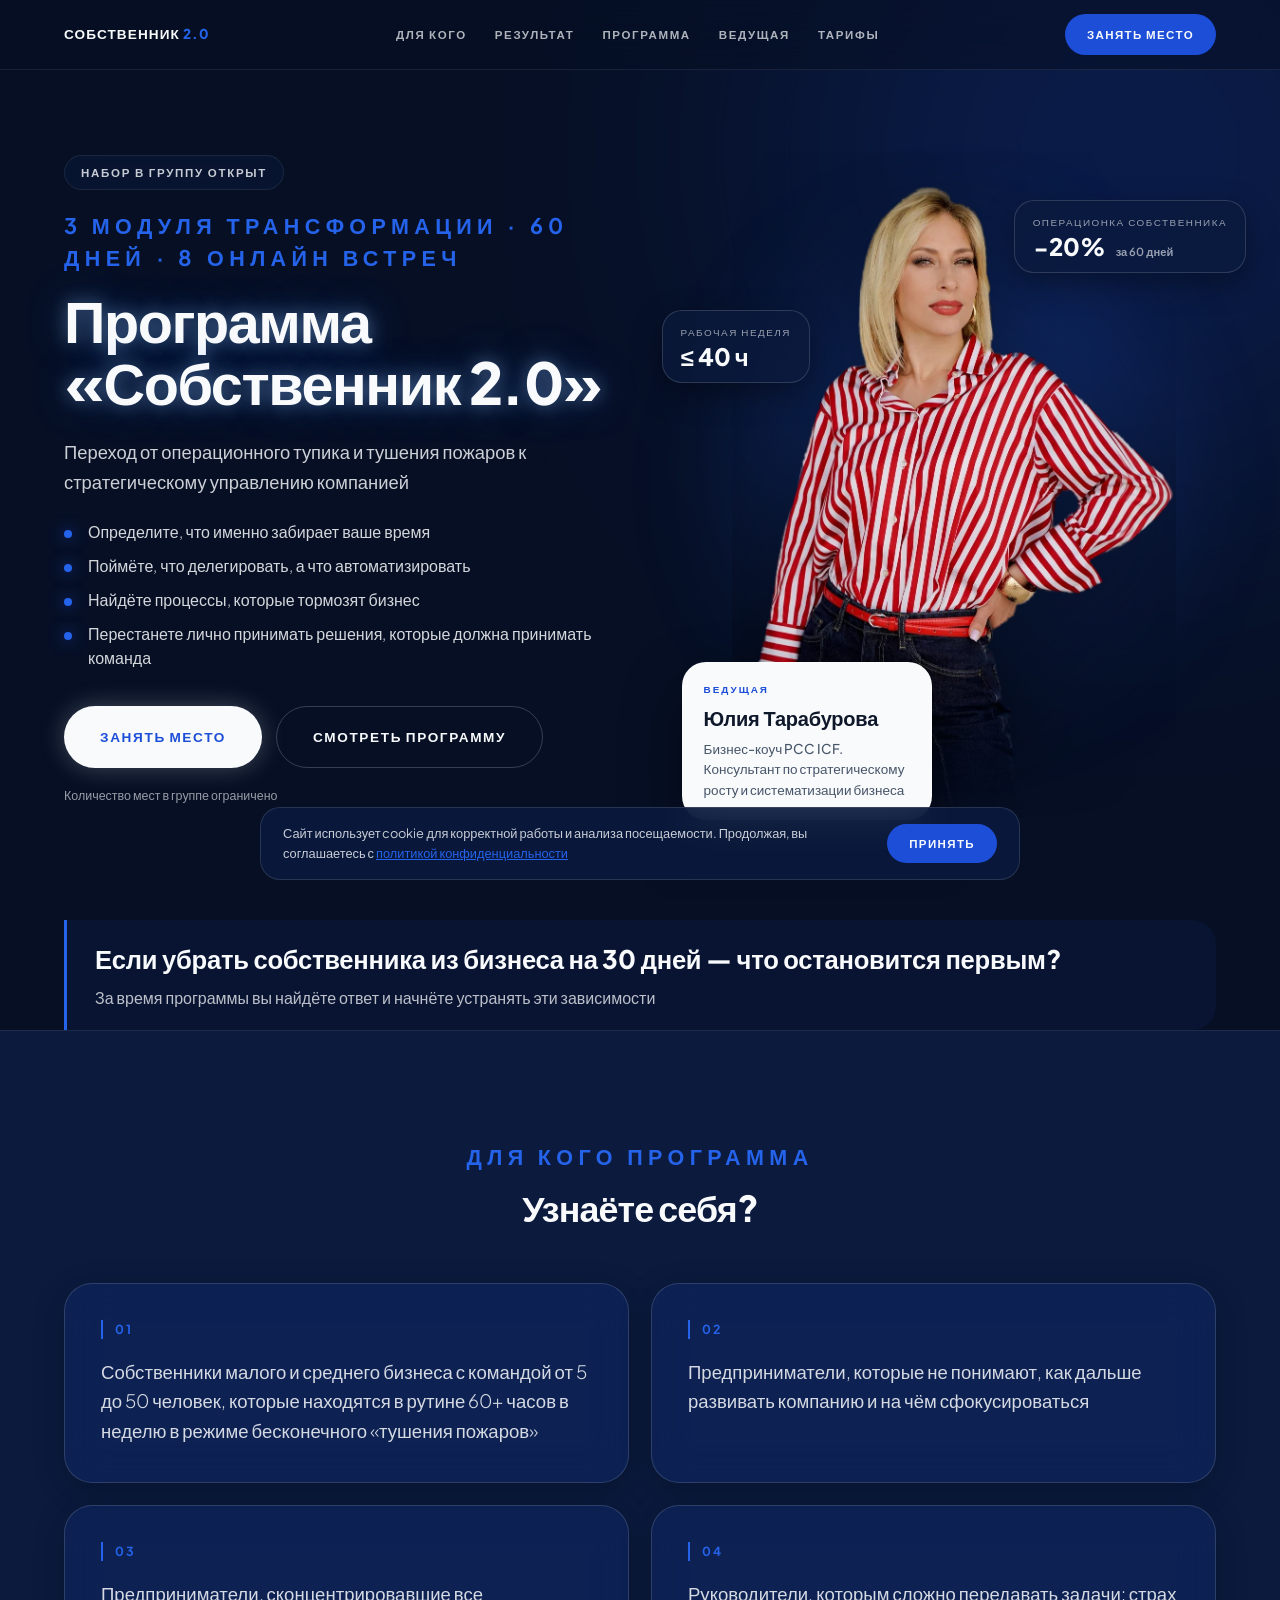
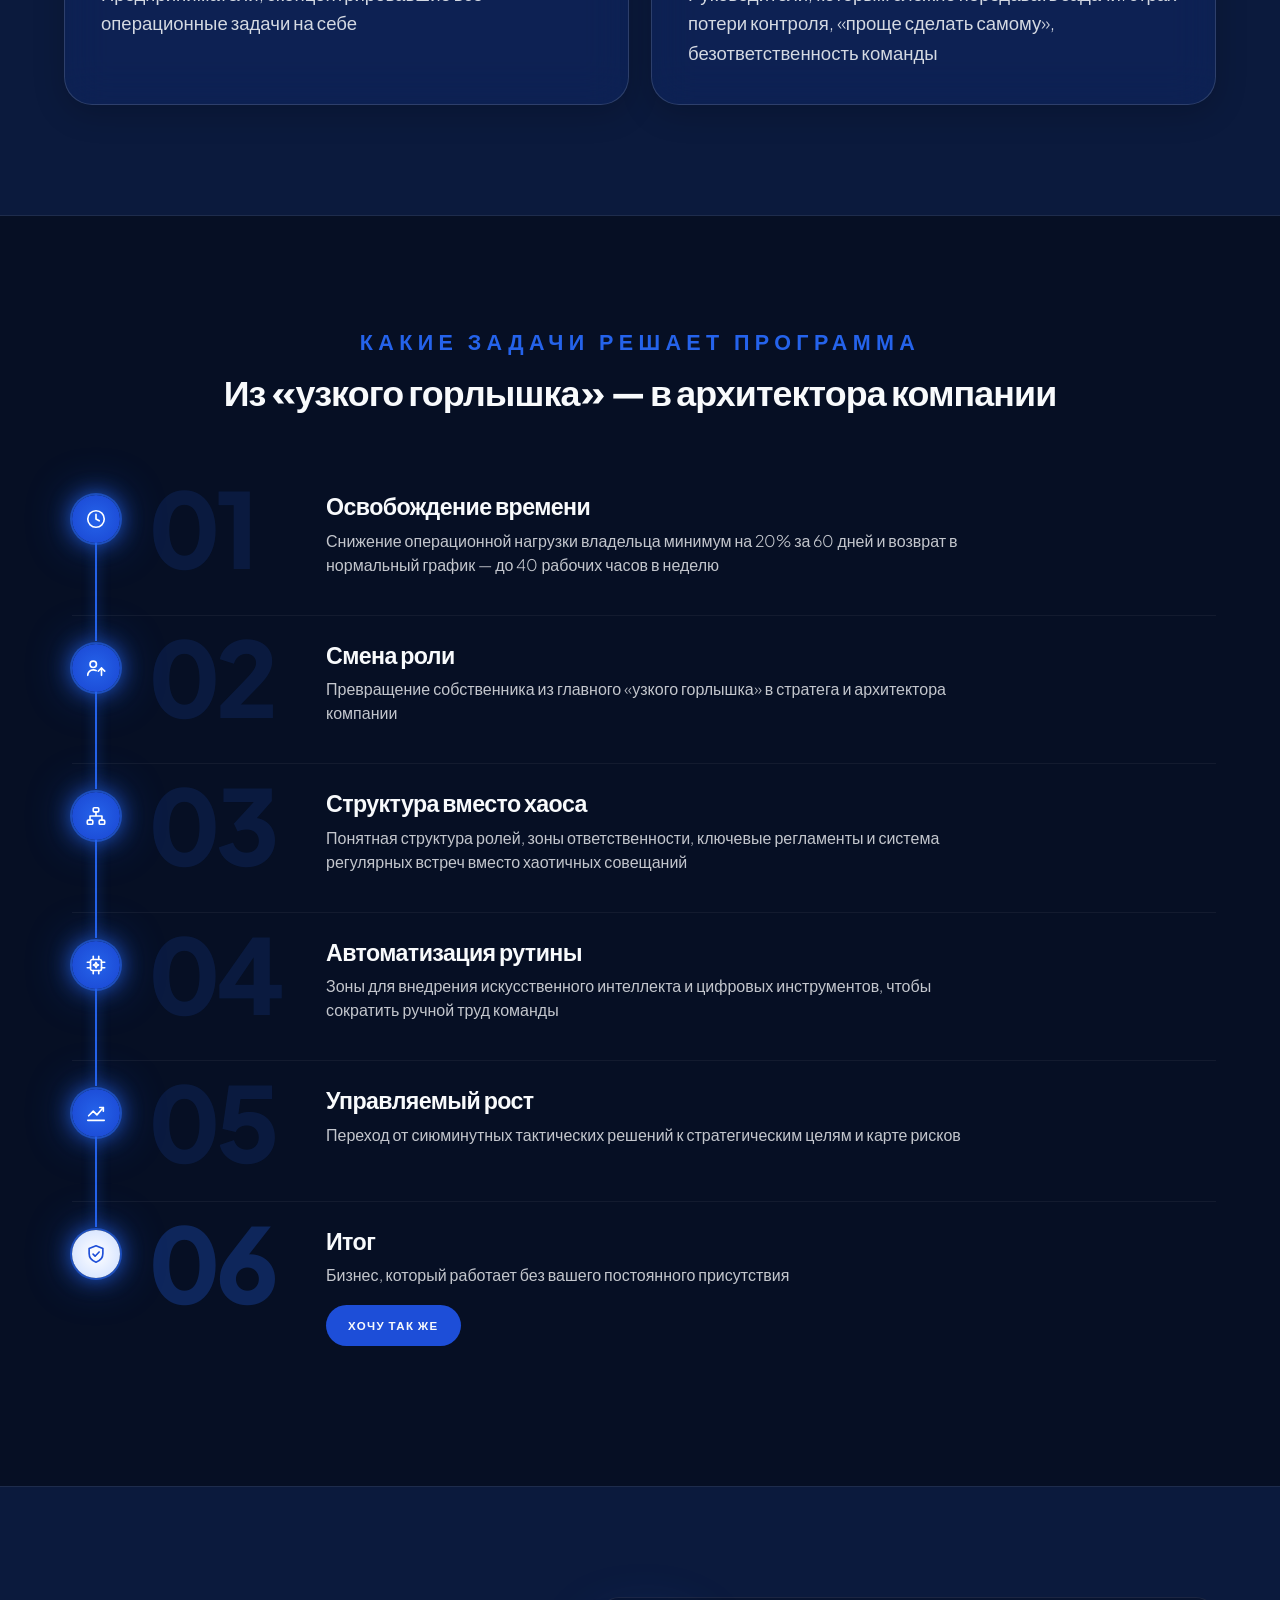
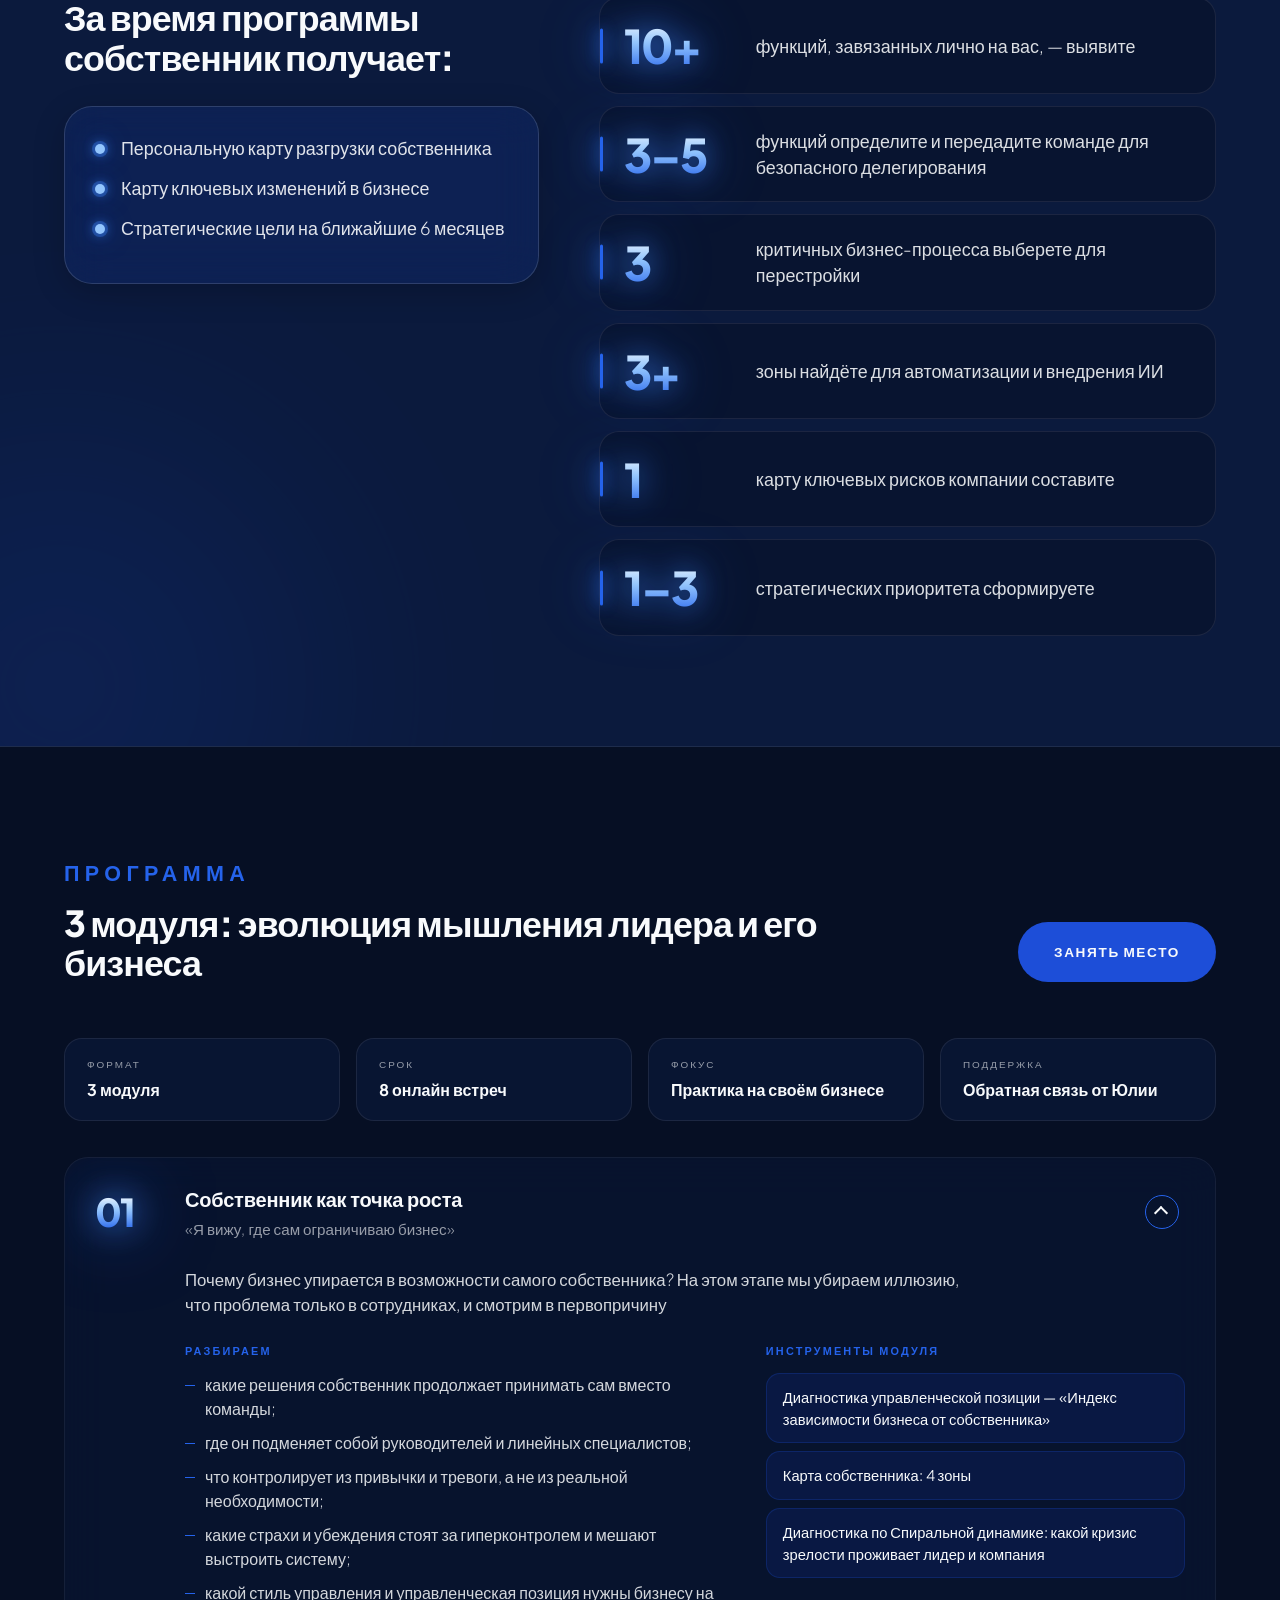
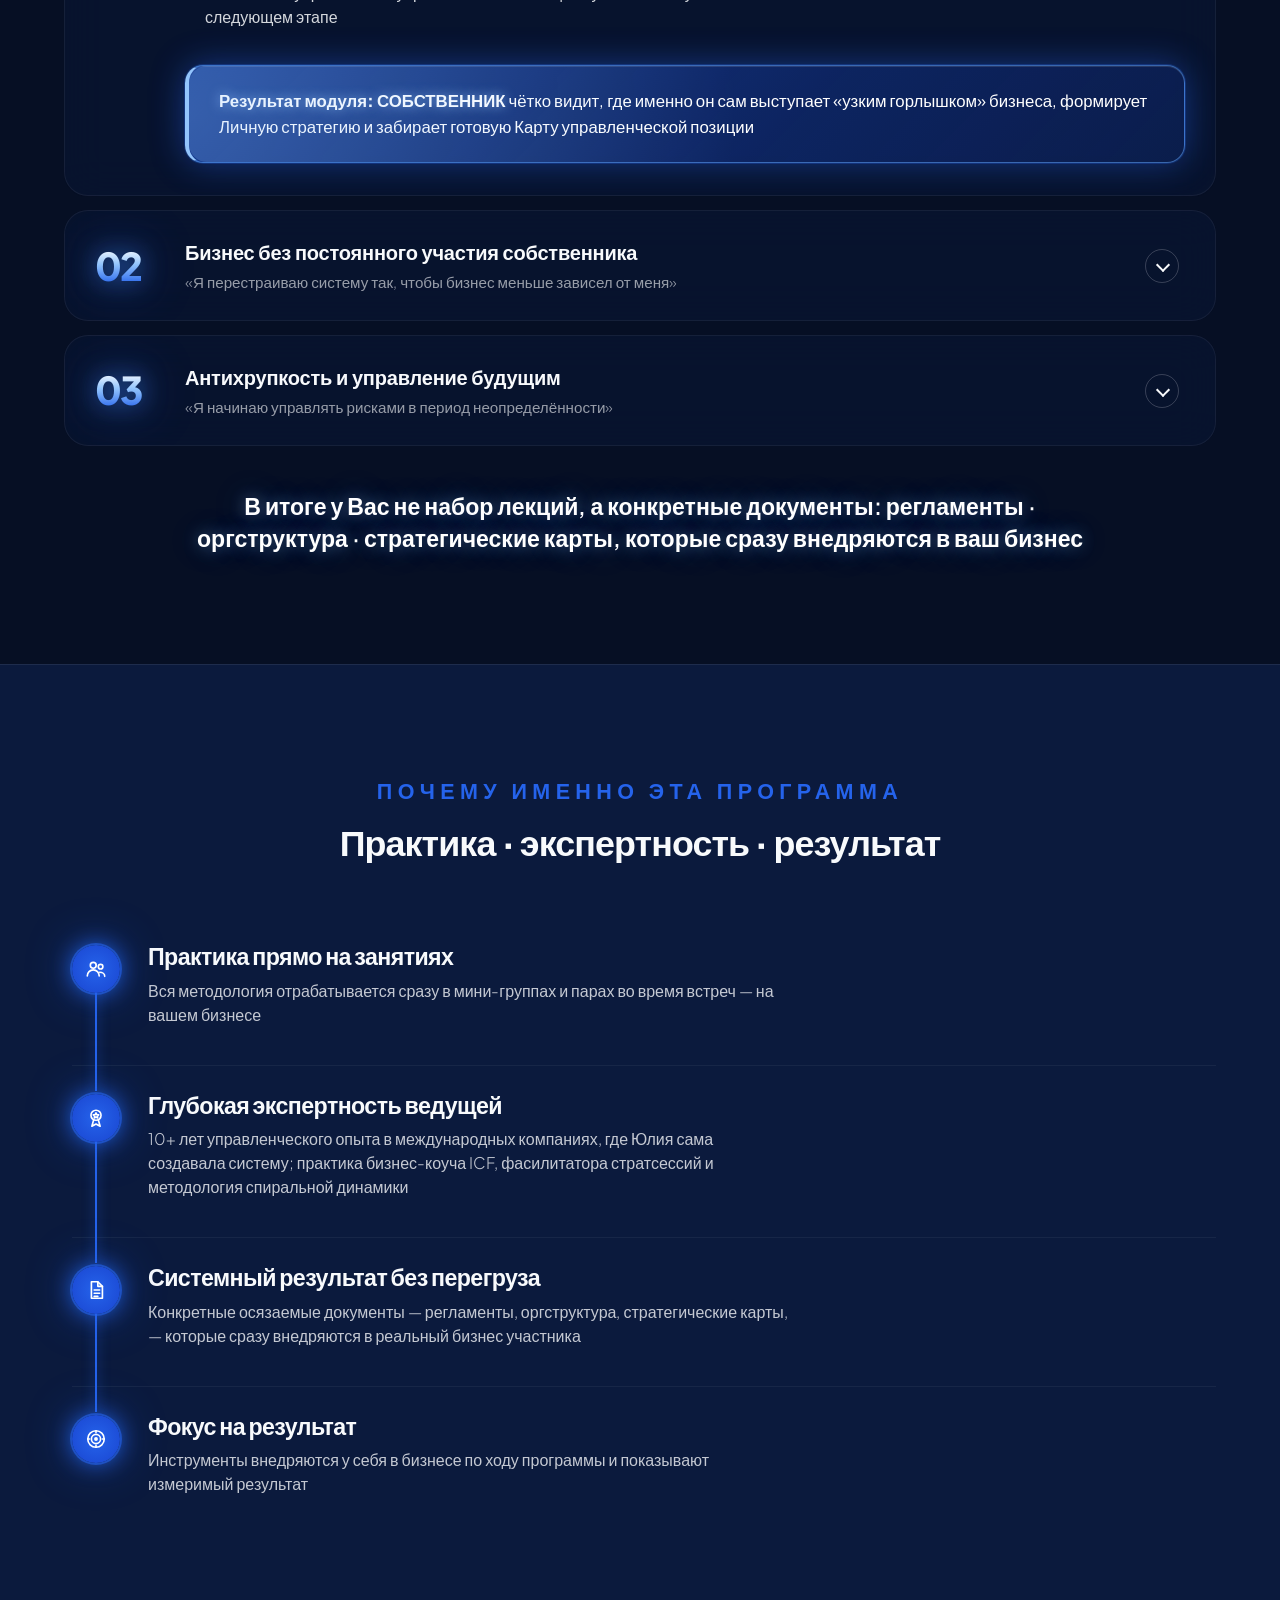
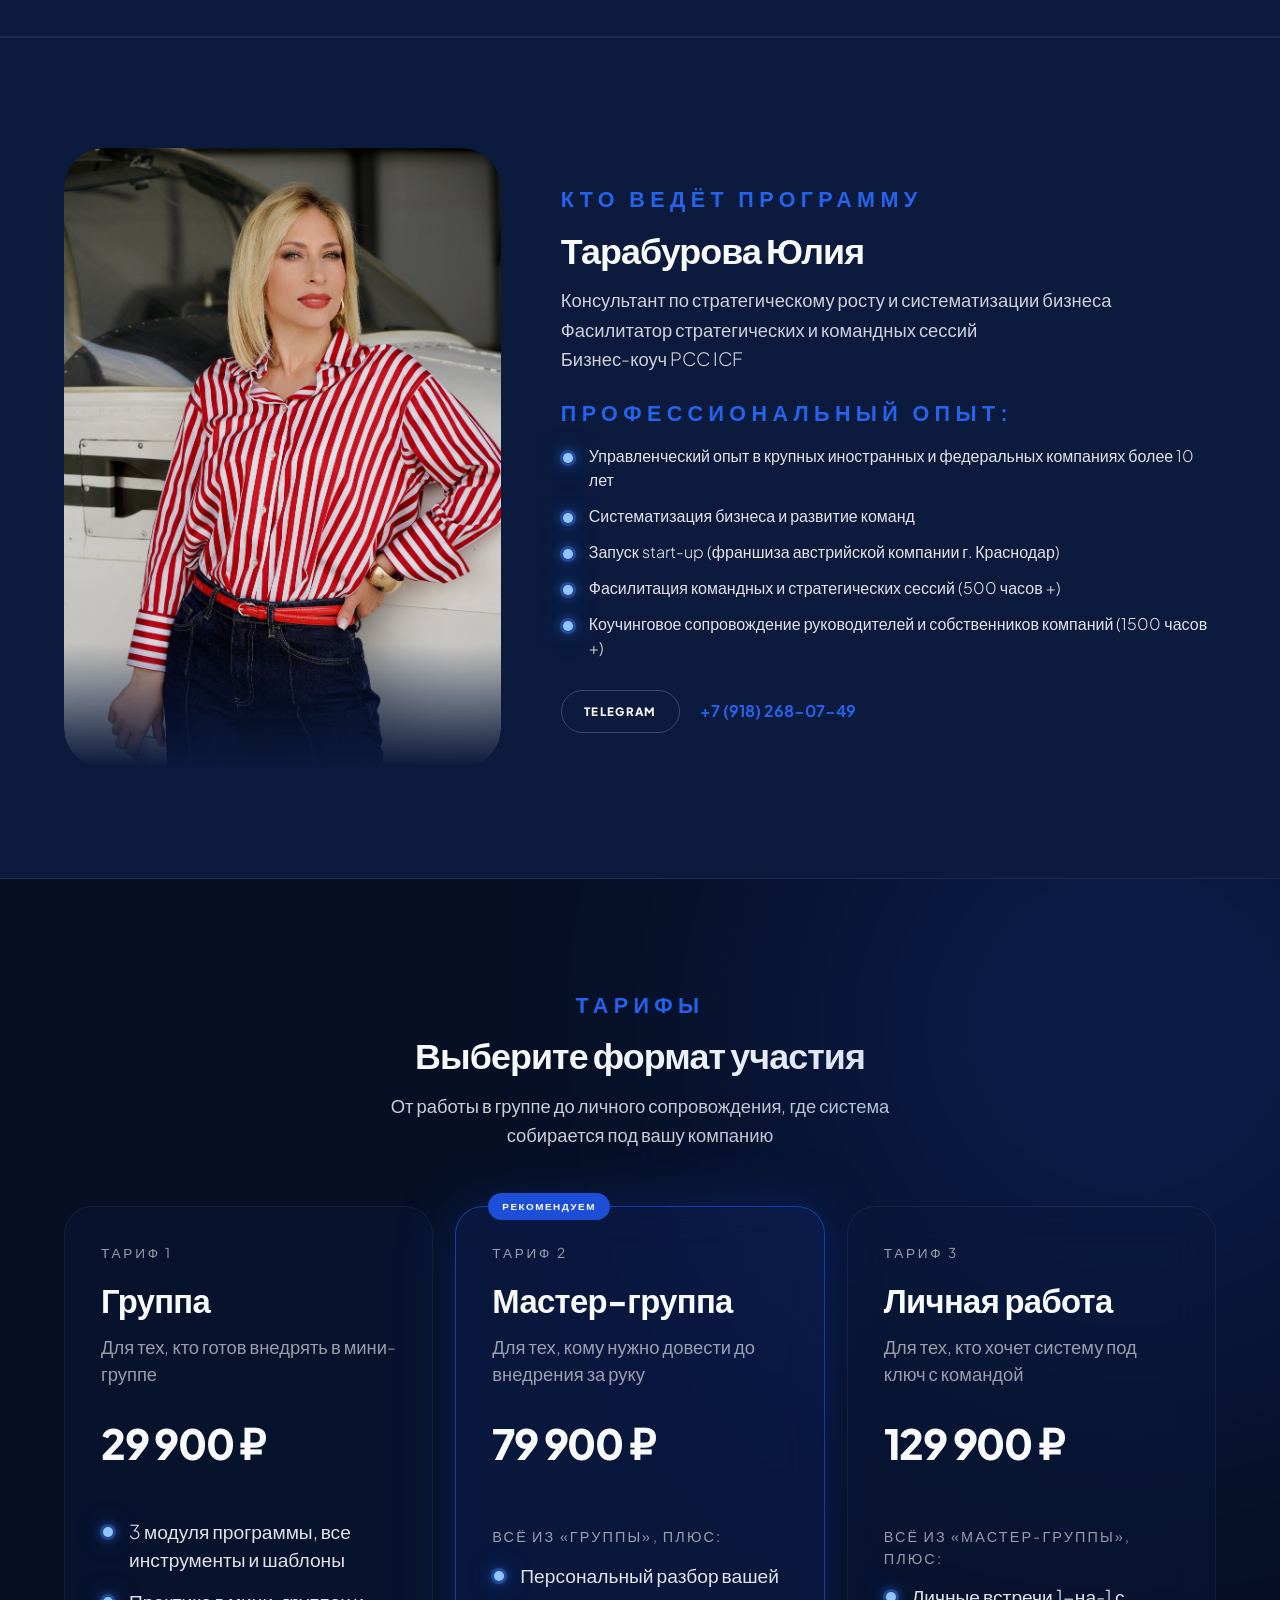
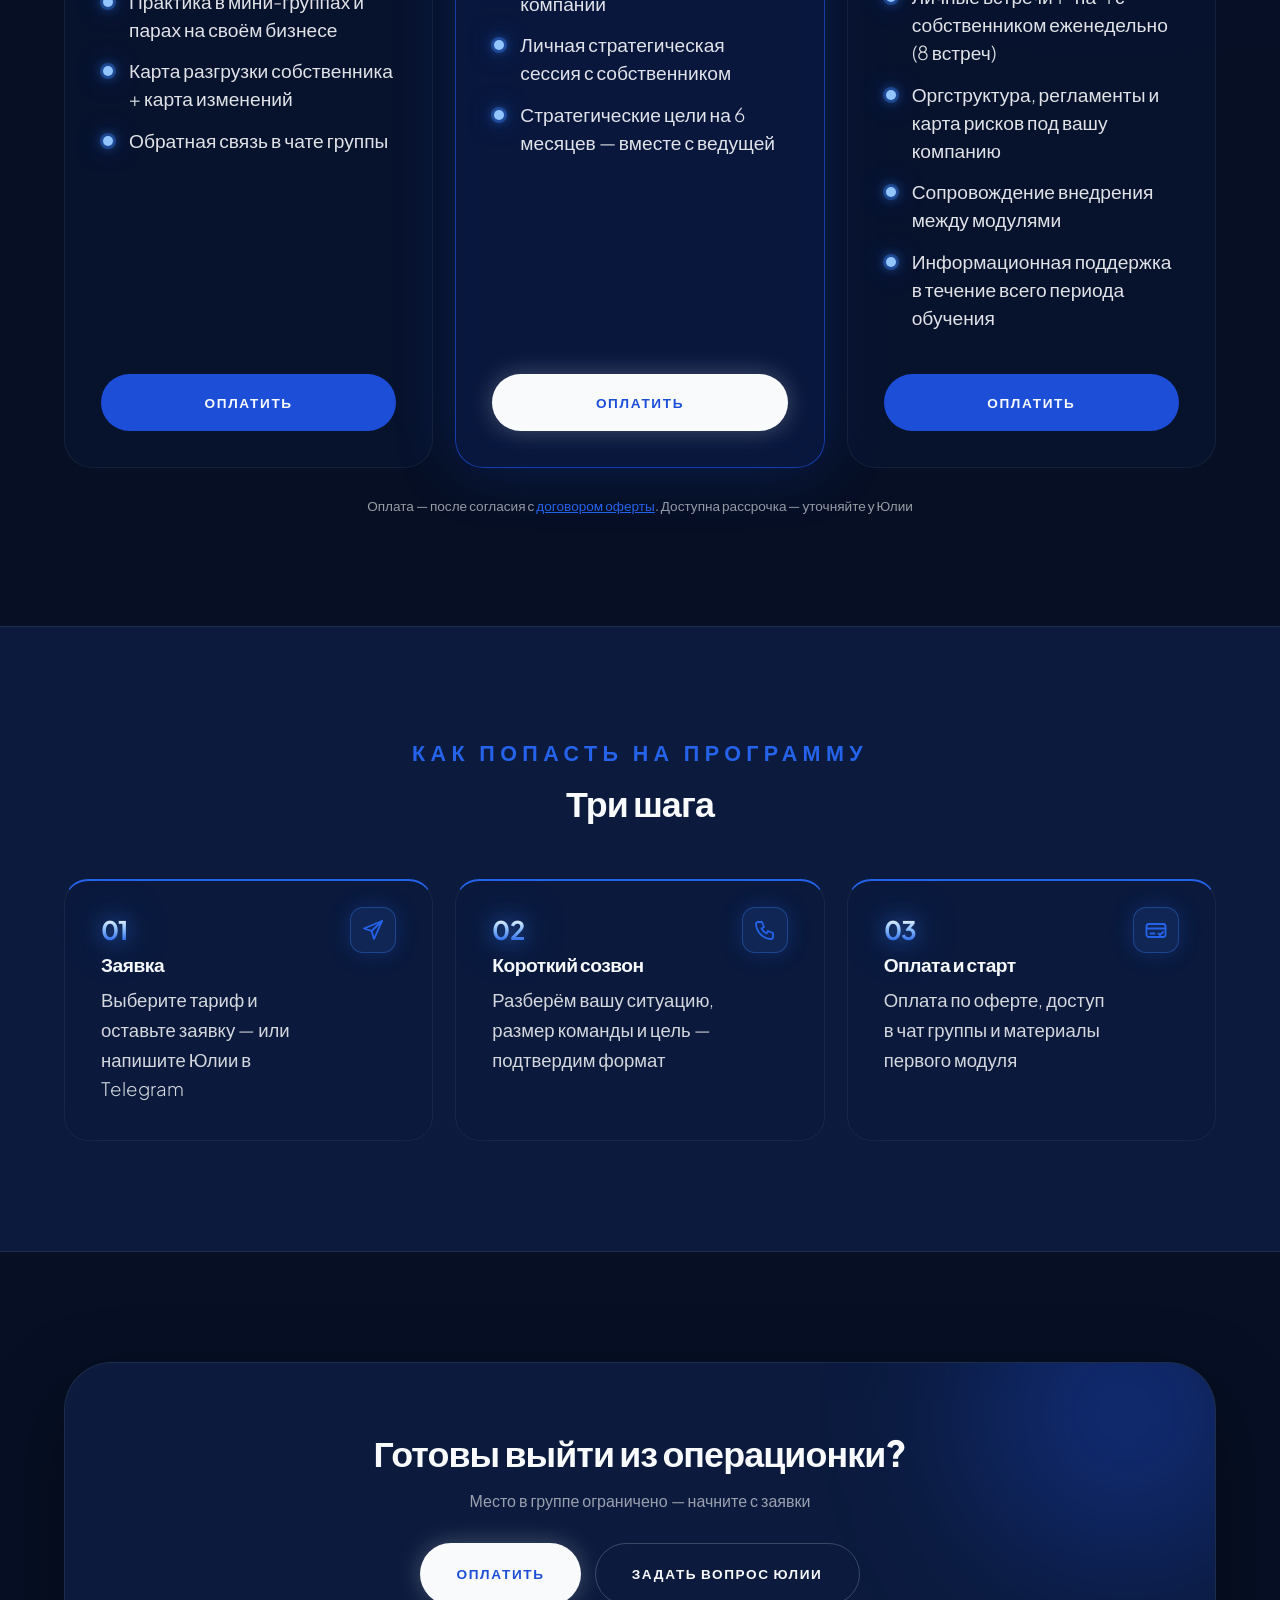
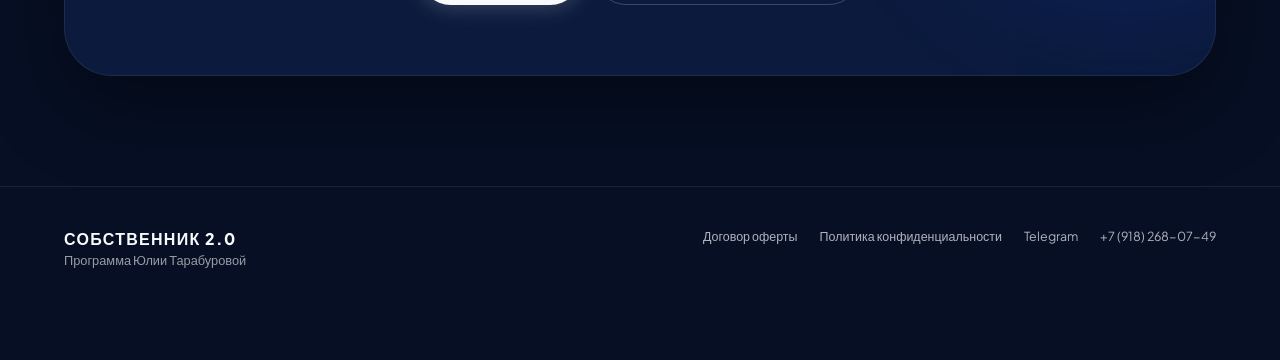
<file: index.html>
<!DOCTYPE html>
<html lang="ru">
<head>
<meta charset="UTF-8">
<meta name="viewport" content="width=device-width, initial-scale=1.0">
<title>Программа «Собственник 2.0» — 20% времени из операционки в стратегию | Юлия Тарабурова</title>
<meta name="description" content="Программа «Собственник 2.0»: 3 модуля трансформации. Снижение операционной нагрузки владельца минимум на 20% за 60 дней. Ведущая — Юлия Тарабурова, бизнес-коуч PCC ICF.">
<link rel="preload" href="assets/fonts/PlusJakartaSans-latin.woff2" as="font" type="font/woff2" crossorigin>
<link rel="stylesheet" href="assets/fonts.css">
<link rel="stylesheet" href="assets/style.css">
</head>
<body>

<nav class="nav">
  <div class="wrap nav__in">
    <a href="#hero" class="nav__brand">Собственник <span>2.0</span></a>
    <div class="nav__links">
      <a href="#for">Для кого</a>
      <a href="#results">Результат</a>
      <a href="#program">Программа</a>
      <a href="#cases" data-nav="cases" hidden>Кейсы</a>
      <a href="#speaker">Ведущая</a>
      <a href="#tariffs">Тарифы</a>
    </div>
    <a href="#tariffs" class="btn btn--sm btn--primary nav__cta">Занять место</a>
    <button class="nav__burger" aria-label="Меню" data-burger><span></span><span></span><span></span></button>
  </div>
  <div class="nav__mobile" data-mobile>
    <a href="#for">Для кого</a>
    <a href="#results">Результат</a>
    <a href="#program">Программа</a>
    <a href="#cases" data-nav="cases" hidden>Кейсы</a>
    <a href="#speaker">Ведущая</a>
    <a href="#tariffs">Тарифы</a>
    <a href="#tariffs" class="btn btn--primary">Занять место</a>
  </div>
</nav>

<!-- HERO -->
<section id="hero" class="hero">
  <div class="glow glow--tr"></div>
  <div class="wrap hero__grid">
    <div class="hero__text">
      <div class="pill" data-start-pill>Программа для собственников</div>
      <div class="eyebrow eyebrow--xl">3 модуля трансформации · 60 дней · 8 онлайн встреч</div>
      <h1>Программа<br>«Собственник&nbsp;2.0»</h1>
      <p class="lead">Переход от операционного тупика и тушения пожаров к стратегическому управлению компанией</p>
      <ul class="hero__bullets">
        <li>Определите, что именно забирает ваше время</li>
        <li>Поймёте, что делегировать, а что автоматизировать</li>
        <li>Найдёте процессы, которые тормозят бизнес</li>
        <li>Перестанете лично принимать решения, которые должна принимать команда</li>
      </ul>
      <div class="hero__cta">
        <a href="#tariffs" class="btn btn--white">Занять место</a>
        <a href="#program" class="btn btn--ghost">Смотреть программу</a>
      </div>
      <div class="hero__note">Количество мест в группе ограничено</div>
    </div>

    <div class="hero__media">
      <img src="assets/julia_cut.webp?v=2" alt="Юлия Тарабурова" class="hero__photo">
      <div class="card card--speaker">
        <div class="card__eyebrow">Ведущая</div>
        <div class="card__title">Юлия Тарабурова</div>
        <div class="card__sub">Бизнес-коуч PCC ICF. Консультант по стратегическому росту и систематизации бизнеса</div>
      </div>
      <div class="chip chip--a">
        <div class="chip__label">Операционка собственника</div>
        <div class="chip__value">−20% <small>за 60 дней</small></div>
      </div>
      <div class="chip chip--b">
        <div class="chip__label">Рабочая неделя</div>
        <div class="chip__value">≤ 40 ч</div>
      </div>
    </div>
  </div>
</section>

<!-- QUESTION BAND -->
<section class="band">
  <div class="wrap">
    <div class="band__box">
      <div class="band__q">Если убрать собственника из бизнеса на 30 дней — что остановится первым?</div>
      <div class="band__a">За время программы вы найдёте ответ и начнёте устранять эти зависимости</div>
    </div>
  </div>
</section>

<!-- FOR WHOM -->
<section id="for" class="section section--card">
  <div class="wrap">
    <div class="section__head">
      <div class="eyebrow eyebrow--xl">Для кого программа</div>
      <h2>Узнаёте себя?</h2>
    </div>
    <div class="grid grid--2">
      <div class="glass glass--blue tile">
        <div class="tile__num">01</div>
        <p>Собственники малого и среднего бизнеса с командой от 5 до 50 человек, которые находятся в рутине 60+ часов в неделю в режиме бесконечного «тушения пожаров»</p>
      </div>
      <div class="glass glass--blue tile">
        <div class="tile__num">02</div>
        <p>Предприниматели, которые не понимают, как дальше развивать компанию и на чём сфокусироваться</p>
      </div>
      <div class="glass glass--blue tile">
        <div class="tile__num">03</div>
        <p>Предприниматели, сконцентрировавшие все операционные задачи на себе</p>
      </div>
      <div class="glass glass--blue tile">
        <div class="tile__num">04</div>
        <p>Руководители, которым сложно передавать задачи: страх потери контроля, «проще сделать самому», безответственность команды</p>
      </div>
    </div>
  </div>
</section>

<!-- TASKS -->
<section id="tasks" class="section">
  <div class="wrap">
    <div class="section__head">
      <div class="eyebrow eyebrow--xl">Какие задачи решает программа</div>
      <h2>Из «узкого горлышка» — в архитектора компании</h2>
    </div>
    <div class="timeline">
      <div class="tl__item">
        <div class="tl__icon" aria-hidden="true"><svg viewBox="0 0 24 24" fill="none" stroke="currentColor" stroke-width="1.8" stroke-linecap="round" stroke-linejoin="round"><circle cx="12" cy="12" r="9"/><path d="M12 7v5l3.5 2"/></svg></div>
        <div class="tl__num" aria-hidden="true">01</div>
        <div class="tl__body">
          <h3>Освобождение времени</h3>
          <p>Снижение операционной нагрузки владельца минимум на 20% за 60 дней и возврат в нормальный график — до 40 рабочих часов в неделю</p>
        </div>
      </div>
      <div class="tl__item">
        <div class="tl__icon" aria-hidden="true"><svg viewBox="0 0 24 24" fill="none" stroke="currentColor" stroke-width="1.8" stroke-linecap="round" stroke-linejoin="round"><circle cx="9" cy="8" r="3.5"/><path d="M3 20c0-3.3 2.7-6 6-6 1.2 0 2.3.3 3.2.9"/><path d="M18 20v-8"/><path d="M14.5 15.5 18 12l3.5 3.5"/></svg></div>
        <div class="tl__num" aria-hidden="true">02</div>
        <div class="tl__body">
          <h3>Смена роли</h3>
          <p>Превращение собственника из главного «узкого горлышка» в стратега и архитектора компании</p>
        </div>
      </div>
      <div class="tl__item">
        <div class="tl__icon" aria-hidden="true"><svg viewBox="0 0 24 24" fill="none" stroke="currentColor" stroke-width="1.8" stroke-linecap="round" stroke-linejoin="round"><rect x="9" y="3" width="6" height="4.5" rx="1.2"/><rect x="2.5" y="16.5" width="6" height="4.5" rx="1.2"/><rect x="15.5" y="16.5" width="6" height="4.5" rx="1.2"/><path d="M12 7.5V12M5.5 16.5V12h13v4.5"/></svg></div>
        <div class="tl__num" aria-hidden="true">03</div>
        <div class="tl__body">
          <h3>Структура вместо хаоса</h3>
          <p>Понятная структура ролей, зоны ответственности, ключевые регламенты и система регулярных встреч вместо хаотичных совещаний</p>
        </div>
      </div>
      <div class="tl__item">
        <div class="tl__icon" aria-hidden="true"><svg viewBox="0 0 24 24" fill="none" stroke="currentColor" stroke-width="1.8" stroke-linecap="round" stroke-linejoin="round"><rect x="6" y="6" width="12" height="12" rx="2"/><path d="M9 2.5v3.5M15 2.5v3.5M9 18v3.5M15 18v3.5M2.5 9h3.5M2.5 15h3.5M18 9h3.5M18 15h3.5"/><path d="M12 9.2l.9 1.9 1.9.9-1.9.9-.9 1.9-.9-1.9-1.9-.9 1.9-.9z"/></svg></div>
        <div class="tl__num" aria-hidden="true">04</div>
        <div class="tl__body">
          <h3>Автоматизация рутины</h3>
          <p>Зоны для внедрения искусственного интеллекта и цифровых инструментов, чтобы сократить ручной труд команды</p>
        </div>
      </div>
      <div class="tl__item">
        <div class="tl__icon" aria-hidden="true"><svg viewBox="0 0 24 24" fill="none" stroke="currentColor" stroke-width="1.8" stroke-linecap="round" stroke-linejoin="round"><path d="M3 20h18"/><path d="M4 15l5-5 4 4 7-8"/><path d="M16 6h4v4"/></svg></div>
        <div class="tl__num" aria-hidden="true">05</div>
        <div class="tl__body">
          <h3>Управляемый рост</h3>
          <p>Переход от сиюминутных тактических решений к стратегическим целям и карте рисков</p>
        </div>
      </div>
      <div class="tl__item tl__item--cta">
        <div class="tl__icon" aria-hidden="true"><svg viewBox="0 0 24 24" fill="none" stroke="currentColor" stroke-width="1.8" stroke-linecap="round" stroke-linejoin="round"><path d="M12 3l7.5 3v5.5c0 4.6-3.2 8-7.5 9.5C7.7 19.5 4.5 16.1 4.5 11.5V6z"/><path d="M8.8 12.2l2.2 2.2 4.4-4.6"/></svg></div>
        <div class="tl__num" aria-hidden="true">06</div>
        <div class="tl__body">
          <h3>Итог</h3>
          <p>Бизнес, который работает без вашего постоянного присутствия</p>
          <a href="#tariffs" class="btn btn--primary btn--sm">Хочу так же</a>
        </div>
      </div>
    </div>
</section>

<!-- RESULTS -->
<section id="results" class="section section--card">
  <div class="glow glow--bl"></div>
  <div class="wrap results">
    <div class="results__side">
      <h2>За время программы собственник получает:</h2>
      <div class="results__pack glass glass--blue">
        <ul class="check check--dots">
          <li>Персональную карту разгрузки собственника</li>
          <li>Карту ключевых изменений в бизнесе</li>
          <li>Стратегические цели на ближайшие 6 месяцев</li>
        </ul>
      </div>
    </div>
    <div class="results__list">
      <div class="row"><div class="row__num">10+</div><div class="row__text">функций, завязанных лично на вас, — выявите</div></div>
      <div class="row"><div class="row__num">3–5</div><div class="row__text">функций определите и передадите команде для безопасного делегирования</div></div>
      <div class="row"><div class="row__num">3</div><div class="row__text">критичных бизнес-процесса выберете для перестройки</div></div>
      <div class="row"><div class="row__num">3+</div><div class="row__text">зоны найдёте для автоматизации и внедрения ИИ</div></div>
      <div class="row"><div class="row__num">1</div><div class="row__text">карту ключевых рисков компании составите</div></div>
      <div class="row"><div class="row__num">1–3</div><div class="row__text">стратегических приоритета сформируете</div></div>
    </div>
  </div>
</section>

<!-- PROGRAM -->
<section id="program" class="section">
  <div class="wrap">
    <div class="section__head section__head--split">
      <div>
        <div class="eyebrow eyebrow--xl">Программа</div>
        <h2>3 модуля: эволюция мышления лидера и его бизнеса</h2>
      </div>
      <a href="#tariffs" class="btn btn--primary">Занять место</a>
    </div>

    <div class="facts">
      <div class="fact"><div class="fact__label">Формат</div><div class="fact__value">3 модуля</div></div>
      <div class="fact"><div class="fact__label">Срок</div><div class="fact__value">8 онлайн встреч</div></div>
      <div class="fact"><div class="fact__label">Фокус</div><div class="fact__value">Практика на своём бизнесе</div></div>
      <div class="fact"><div class="fact__label">Поддержка</div><div class="fact__value">Обратная связь от Юлии</div></div>
    </div>

    <div class="modules">

      <details class="module glass" open>
        <summary>
          <span class="module__idx">01</span>
          <span class="module__head">
            <span class="module__title">Собственник как точка роста</span>
            <span class="module__quote">«Я вижу, где сам ограничиваю бизнес»</span>
          </span>
          <span class="module__arrow"></span>
        </summary>
        <div class="module__body">
          <p class="module__intro">Почему бизнес упирается в возможности самого собственника? На этом этапе мы убираем иллюзию, что проблема только в сотрудниках, и смотрим в первопричину</p>
          <div class="module__cols">
            <div>
              <div class="module__label">Разбираем</div>
              <ul class="dash">
                <li>какие решения собственник продолжает принимать сам вместо команды;</li>
                <li>где он подменяет собой руководителей и линейных специалистов;</li>
                <li>что контролирует из привычки и тревоги, а не из реальной необходимости;</li>
                <li>какие страхи и убеждения стоят за гиперконтролем и мешают выстроить систему;</li>
                <li>какой стиль управления и управленческая позиция нужны бизнесу на следующем этапе</li>
              </ul>
            </div>
            <div>
              <div class="module__label">Инструменты модуля</div>
              <ul class="tools">
                <li>Диагностика управленческой позиции — «Индекс зависимости бизнеса от собственника»</li>
                <li>Карта собственника: 4 зоны</li>
                <li>Диагностика по Спиральной динамике: какой кризис зрелости проживает лидер и компания</li>
              </ul>
            </div>
          </div>
          <div class="module__result"><b>Результат модуля: СОБСТВЕННИК</b> чётко видит, где именно он сам выступает «узким горлышком» бизнеса, формирует Личную стратегию и забирает готовую Карту управленческой позиции</div>
        </div>
      </details>

      <details class="module glass">
        <summary>
          <span class="module__idx">02</span>
          <span class="module__head">
            <span class="module__title">Бизнес без постоянного участия собственника</span>
            <span class="module__quote">«Я перестраиваю систему так, чтобы бизнес меньше зависел от меня»</span>
          </span>
          <span class="module__arrow"></span>
        </summary>
        <div class="module__body">
          <p class="module__intro">Что конкретно нужно изменить в процессах, чтобы компания перестала ждать указаний по каждому шагу и начала двигаться к целям самостоятельно?</p>
          <div class="module__cols">
            <div>
              <div class="module__label">Разбираем и внедряем</div>
              <ul class="dash">
                <li><b>Делегирование.</b> Практика «Матрица делегирования собственника»</li>
                <li><b>Постановка задач.</b> Почему сотрудники приходят с вопросом «а что делать дальше?»</li>
                <li><b>Бизнес-процессы.</b> Карта зависимости бизнеса: что остановится, если собственник уйдёт в отпуск на 30 дней</li>
                <li><b>ИИ и автоматизация.</b> 5–7 зон, где бизнес платит дорогим человеческим временем за рутину</li>
              </ul>
            </div>
            <div>
              <div class="module__label">Инструменты модуля</div>
              <ul class="tools">
                <li>Матрица делегирования задач</li>
                <li>Карта зависимости бизнеса от первого лица</li>
                <li>Аудит критических бизнес-процессов</li>
                <li>Карта внедрения ИИ и автоматизации</li>
              </ul>
            </div>
          </div>
          <div class="module__result"><b>Результат модуля: ОЦИФРОВАННЫЙ</b> список функций, которые собственник передаёт команде, готовые стандарты работы и понятная схема снижения нагрузки на 20–30%</div>
        </div>
      </details>

      <details class="module glass">
        <summary>
          <span class="module__idx">03</span>
          <span class="module__head">
            <span class="module__title">Антихрупкость и управление будущим</span>
            <span class="module__quote">«Я начинаю управлять рисками в период неопределённости»</span>
          </span>
          <span class="module__arrow"></span>
        </summary>
        <div class="module__body">
          <p class="module__intro">Как принимать сильные стратегические решения, когда невозможно знать наверняка, что произойдёт на рынке завтра?</p>
          <div class="module__cols">
            <div>
              <div class="module__label">Разбираем и внедряем</div>
              <ul class="dash">
                <li>Работа с рисками и стресс-тест устойчивости бизнеса</li>
                <li>Управленческая ретроспектива: анализ прошлых решений, чтобы не наступать на те же грабли</li>
                <li>Синхронизация команды через систему целей</li>
              </ul>
            </div>
            <div>
              <div class="module__label">Инструменты модуля</div>
              <ul class="tools">
                <li>Карта ключевых рисков компании</li>
                <li>Стресс-тест бизнес-модели</li>
                <li>Матрица ретроспективы управленческих решений</li>
                <li>Фреймворк целей на квартал и год</li>
              </ul>
            </div>
          </div>
          <div class="module__result"><b>Результат модуля: НОВАЯ РОЛЬ СОБСТВЕННИКА</b> — архитектор и стратег: 1–3 ключевых приоритета развития, анализ рисков, измеримые метрики и план действий на следующий период</div>
        </div>
      </details>

    </div>

    <p class="program__after">В итоге у Вас не набор лекций, а конкретные документы: регламенты · оргструктура · стратегические карты, которые сразу внедряются в ваш бизнес</p>
  </div>
</section>

<!-- WHY -->
<section id="why" class="section section--card">
  <div class="wrap">
    <div class="section__head">
      <div class="eyebrow eyebrow--xl">Почему именно эта программа</div>
      <h2>Практика · экспертность · результат</h2>
    </div>
    <div class="timeline">
      <div class="tl__item">
        <div class="tl__icon" aria-hidden="true"><svg viewBox="0 0 24 24" fill="none" stroke="currentColor" stroke-width="1.8" stroke-linecap="round" stroke-linejoin="round"><circle cx="9" cy="8" r="3.2"/><circle cx="17" cy="9.5" r="2.5"/><path d="M2.5 19.5c0-3.6 2.9-6.5 6.5-6.5s6.5 2.9 6.5 6.5"/><path d="M16 15.5c3 0 5.5 2 5.5 4.5"/></svg></div>
        <div class="tl__body">
          <h3>Практика прямо на занятиях</h3>
          <p>Вся методология отрабатывается сразу в мини-группах и парах во время встреч — на вашем бизнесе</p>
        </div>
      </div>
      <div class="tl__item">
        <div class="tl__icon" aria-hidden="true"><svg viewBox="0 0 24 24" fill="none" stroke="currentColor" stroke-width="1.8" stroke-linecap="round" stroke-linejoin="round"><circle cx="12" cy="9" r="5.5"/><path d="M9.5 14l-2 7 4.5-2.5L16.5 21l-2-7"/><path d="M12 6.5l.9 1.8 2 .3-1.45 1.4.35 2-1.8-.95-1.8.95.35-2L9.1 8.6l2-.3z"/></svg></div>
        <div class="tl__body">
          <h3>Глубокая экспертность ведущей</h3>
          <p>10+ лет управленческого опыта в международных компаниях, где Юлия сама создавала систему; практика бизнес-коуча ICF, фасилитатора стратсессий и методология спиральной динамики</p>
        </div>
      </div>
      <div class="tl__item">
        <div class="tl__icon" aria-hidden="true"><svg viewBox="0 0 24 24" fill="none" stroke="currentColor" stroke-width="1.8" stroke-linecap="round" stroke-linejoin="round"><path d="M7 3h7l5 5v13H7z"/><path d="M14 3v5h5"/><path d="M10 12h6M10 15.5h6M10 19h4"/></svg></div>
        <div class="tl__body">
          <h3>Системный результат без перегруза</h3>
          <p>Конкретные осязаемые документы — регламенты, оргструктура, стратегические карты, — которые сразу внедряются в реальный бизнес участника</p>
        </div>
      </div>
      <div class="tl__item">
        <div class="tl__icon" aria-hidden="true"><svg viewBox="0 0 24 24" fill="none" stroke="currentColor" stroke-width="1.8" stroke-linecap="round" stroke-linejoin="round"><circle cx="12" cy="12" r="9"/><circle cx="12" cy="12" r="5"/><circle cx="12" cy="12" r="1.2" fill="currentColor"/><path d="M12 3v2M12 19v2M3 12h2M19 12h2"/></svg></div>
        <div class="tl__body">
          <h3>Фокус на результат</h3>
          <p>Инструменты внедряются у себя в бизнесе по ходу программы и показывают измеримый результат</p>
        </div>
      </div>
    </div>
  </div>
</section>

<!-- CASES (рендерится из CASES в config.js; пусто — секция скрыта) -->
<section id="cases" class="section" hidden data-section="cases">
  <div class="wrap">
    <div class="section__head">
      <div class="eyebrow">Кейсы</div>
      <h2>Что меняется у собственников после программы</h2>
    </div>
    <div class="grid grid--3" data-cases-grid></div>
  </div>
</section>

<!-- SPEAKER -->
<section id="speaker" class="section section--card">
  <div class="wrap speaker">
    <div class="speaker__photo">
      <img src="assets/julia.jpg" alt="Юлия Тарабурова" loading="lazy">
    </div>
    <div class="speaker__text">
      <div class="eyebrow eyebrow--xl">Кто ведёт программу</div>
      <h2>Тарабурова Юлия</h2>
      <p class="lead">Консультант по стратегическому росту и систематизации бизнеса<br>Фасилитатор стратегических и командных сессий<br>Бизнес-коуч PCC ICF</p>
      <div class="eyebrow eyebrow--xl">Профессиональный опыт:</div>
      <ul class="check check--dots">
        <li>Управленческий опыт в крупных иностранных и федеральных компаниях более 10 лет</li>
        <li>Систематизация бизнеса и развитие команд</li>
        <li>Запуск start-up (франшиза австрийской компании г. Краснодар)</li>
        <li>Фасилитация командных и стратегических сессий (500 часов +)</li>
        <li>Коучинговое сопровождение руководителей и собственников компаний (1500 часов +)</li>
      </ul>
      <div class="speaker__contacts">
        <a href="#" data-link="telegram" class="btn btn--ghost btn--sm">Telegram</a>
        <a href="#" data-link="phone" class="speaker__phone"></a>
      </div>
    </div>
  </div>
</section>

<!-- TARIFFS -->
<section id="tariffs" class="section">
  <div class="glow glow--tr"></div>
  <div class="wrap">
    <div class="section__head">
      <div class="eyebrow eyebrow--xl">Тарифы</div>
      <h2>Выберите формат участия</h2>
      <p class="lead lead--center">От работы в группе до личного сопровождения, где система собирается под вашу компанию</p>
    </div>
    <div class="grid grid--3 tariffs" data-tariffs></div>
    <p class="tariffs__note">Оплата — после согласия с <a href="oferta.html" target="_blank">договором оферты</a>. Доступна рассрочка — уточняйте у Юлии</p>
  </div>
</section>

<!-- STEPS -->
<section id="steps" class="section section--card">
  <div class="wrap">
    <div class="section__head">
      <div class="eyebrow eyebrow--xl">Как попасть на программу</div>
      <h2>Три шага</h2>
    </div>
    <div class="grid grid--3">
      <div class="glass tile tile--top">
        <div class="tile__num">01</div>
        <div class="tile__icon" aria-hidden="true"><svg viewBox="0 0 24 24" fill="none" stroke="currentColor" stroke-width="1.8" stroke-linecap="round" stroke-linejoin="round"><path d="M21 3 3 10.5l7.5 2.5L13 21z"/><path d="M21 3 10.5 13"/></svg></div>
        <h3>Заявка</h3>
        <p>Выберите тариф и оставьте заявку — или напишите Юлии в Telegram</p>
      </div>
      <div class="glass tile tile--top">
        <div class="tile__num">02</div>
        <div class="tile__icon" aria-hidden="true"><svg viewBox="0 0 24 24" fill="none" stroke="currentColor" stroke-width="1.8" stroke-linecap="round" stroke-linejoin="round"><path d="M5 4h4l2 5-2.5 1.5a11 11 0 0 0 5 5L15 13l5 2v4a2 2 0 0 1-2 2A16 16 0 0 1 3 6a2 2 0 0 1 2-2"/></svg></div>
        <h3>Короткий созвон</h3>
        <p>Разберём вашу ситуацию, размер команды и цель — подтвердим формат</p>
      </div>
      <div class="glass tile tile--top">
        <div class="tile__num">03</div>
        <div class="tile__icon" aria-hidden="true"><svg viewBox="0 0 24 24" fill="none" stroke="currentColor" stroke-width="1.8" stroke-linecap="round" stroke-linejoin="round"><rect x="2.5" y="6" width="19" height="13" rx="2.5"/><path d="M2.5 10.5h19"/><path d="M6.5 15.5h4"/><path d="m14.5 15.5 1.5 1.5 3-3"/></svg></div>
        <h3>Оплата и старт</h3>
        <p>Оплата по оферте, доступ в чат группы и материалы первого модуля</p>
      </div>
    </div>
  </div>
</section>

<!-- FINAL CTA -->
<section class="section">
  <div class="wrap">
    <div class="final">
      <div class="glow glow--final"></div>
      <h2>Готовы выйти из операционки?</h2>
      <p>Место в группе ограничено — начните с заявки</p>
      <div class="final__btns">
        <a href="#tariffs" class="btn btn--white">Оплатить</a>
        <a href="#" data-link="telegram" class="btn btn--ghost">Задать вопрос Юлии</a>
      </div>
    </div>
  </div>
</section>

<footer class="footer">
  <div class="wrap footer__in">
    <div>
      <div class="footer__brand">Собственник 2.0</div>
      <div class="footer__sub">Программа Юлии Тарабуровой</div>
    </div>
    <div class="footer__links">
      <a href="oferta.html" target="_blank">Договор оферты</a>
      <a href="policy.html" target="_blank">Политика конфиденциальности</a>
      <a href="#" data-link="telegram">Telegram</a>
      <a href="#" data-link="phone"></a>
    </div>
    <div class="footer__legal" data-legal></div>
  </div>
</footer>

<!-- PAYMENT MODAL -->
<div class="modal" data-modal hidden>
  <div class="modal__backdrop" data-modal-close></div>
  <div class="modal__box glass">
    <button class="modal__close" data-modal-close aria-label="Закрыть">×</button>
    <div class="card__eyebrow">Оформление участия</div>
    <div class="modal__title" data-modal-tariff></div>
    <div class="modal__price" data-modal-price></div>
    <label class="consent">
      <input type="checkbox" data-consent>
      <span>Я ознакомлен(а) и согласен(на) с <a href="oferta.html" target="_blank">договором оферты</a> и <a href="policy.html" target="_blank">политикой конфиденциальности</a></span>
    </label>
    <button class="btn btn--primary btn--full" data-pay disabled>Перейти к оплате</button>
    <a href="#" data-link="telegram" class="modal__alt">Или напишите Юлии в Telegram — подберём формат и рассрочку</a>
  </div>
</div>

<!-- COOKIES -->
<div class="cookie" data-cookie hidden>
  <span>Сайт использует cookie для корректной работы и анализа посещаемости. Продолжая, вы соглашаетесь с <a href="policy.html" target="_blank">политикой конфиденциальности</a></span>
  <button class="btn btn--sm btn--primary" data-cookie-ok>Принять</button>
</div>

<script src="assets/config.js"></script>
<script src="assets/app.js"></script>
</body>
</html>
</file>
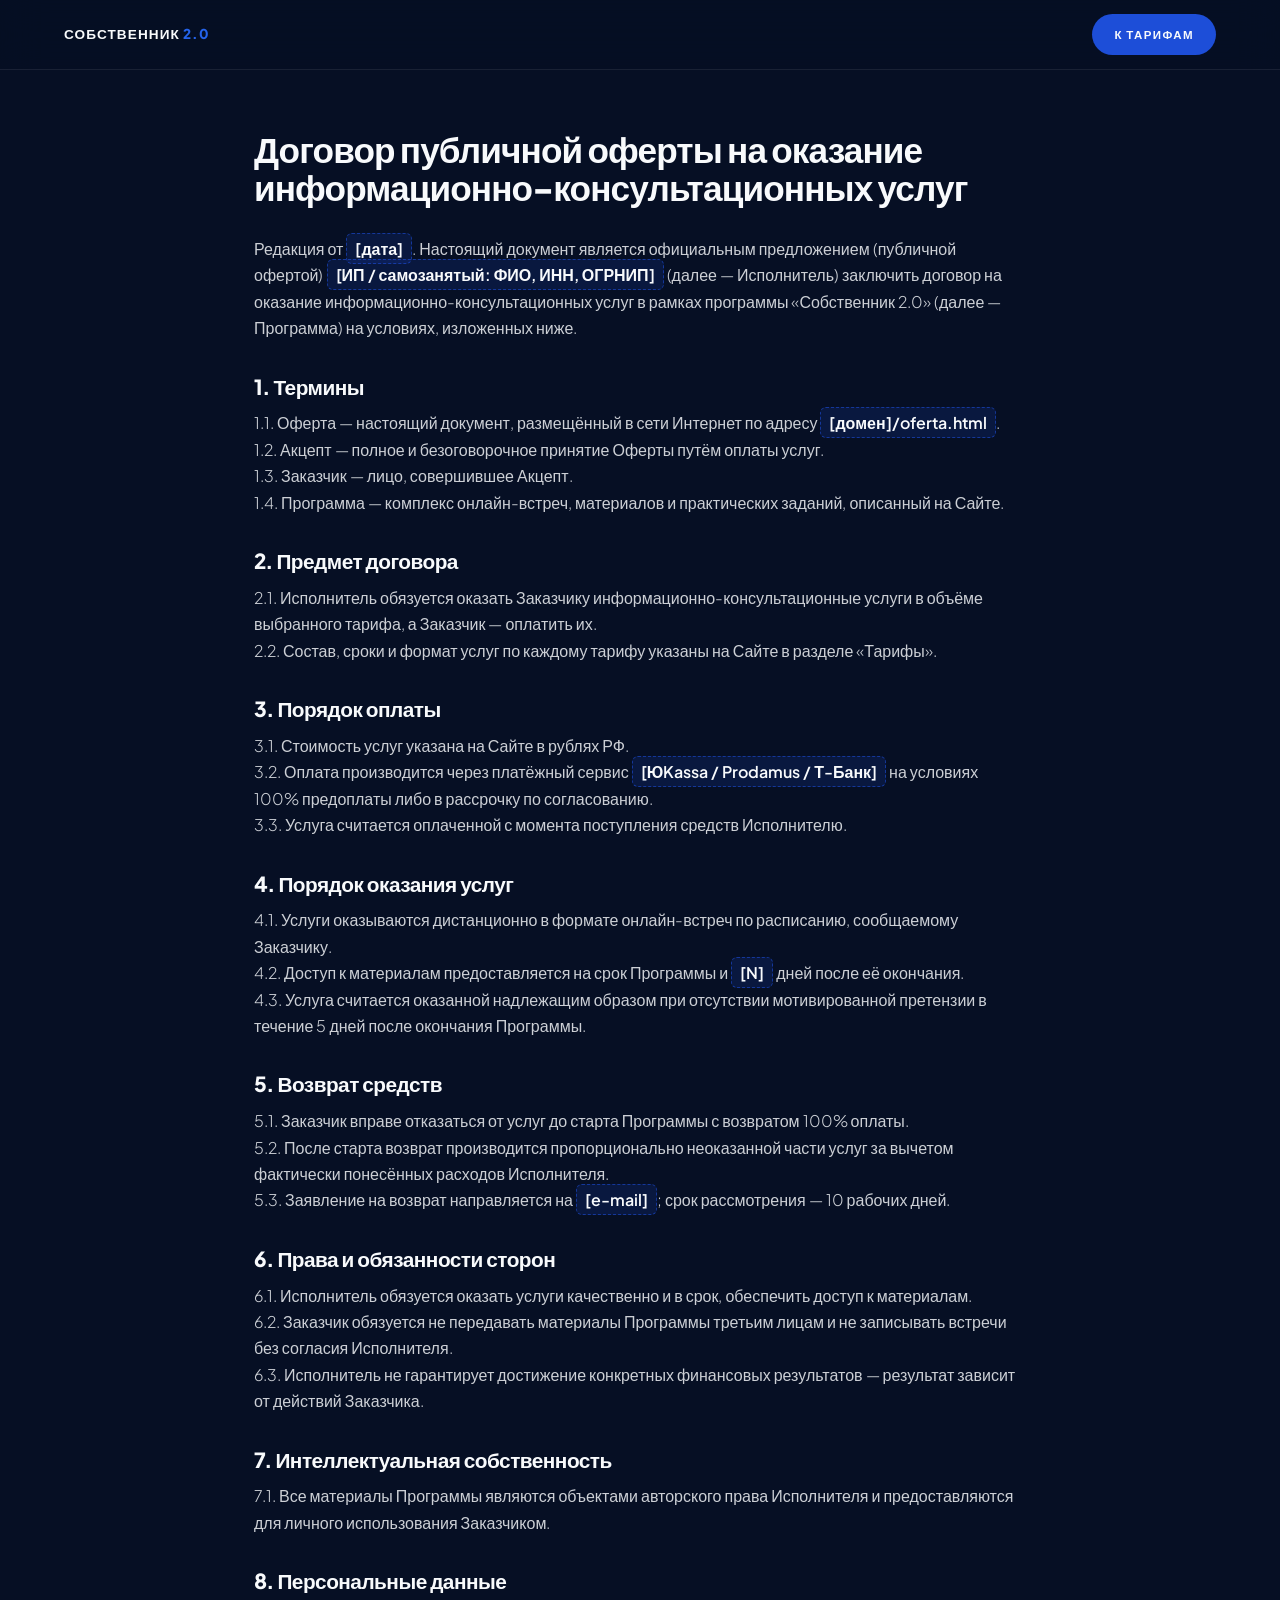
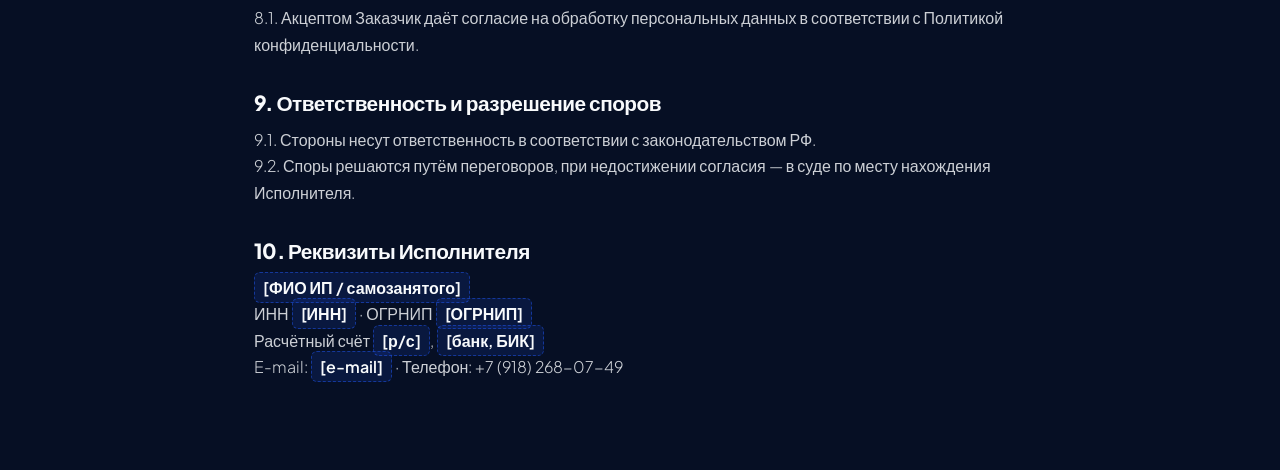
<file: oferta.html>
<!DOCTYPE html>
<html lang="ru">
<head>
<meta charset="UTF-8">
<meta name="viewport" content="width=device-width, initial-scale=1.0">
<title>Договор оферты — Программа «Собственник 2.0»</title>
<link rel="preload" href="assets/fonts/PlusJakartaSans-latin.woff2" as="font" type="font/woff2" crossorigin>
<link rel="stylesheet" href="assets/fonts.css">
<link rel="stylesheet" href="assets/style.css">
</head>
<body>
<nav class="nav"><div class="wrap nav__in"><a href="index.html" class="nav__brand">Собственник <span>2.0</span></a><a href="index.html#tariffs" class="btn btn--sm btn--primary">К тарифам</a></div></nav>
<main class="doc">
  <h1>Договор публичной оферты на оказание информационно-консультационных услуг</h1>
  <p>Редакция от <span class="todo">[дата]</span>. Настоящий документ является официальным предложением (публичной офертой) <span class="todo">[ИП / самозанятый: ФИО, ИНН, ОГРНИП]</span> (далее — Исполнитель) заключить договор на оказание информационно-консультационных услуг в рамках программы «Собственник 2.0» (далее — Программа) на условиях, изложенных ниже.</p>

  <h2>1. Термины</h2>
  <p>1.1. Оферта — настоящий документ, размещённый в сети Интернет по адресу <span class="todo">[домен]/oferta.html</span>.<br>1.2. Акцепт — полное и безоговорочное принятие Оферты путём оплаты услуг.<br>1.3. Заказчик — лицо, совершившее Акцепт.<br>1.4. Программа — комплекс онлайн-встреч, материалов и практических заданий, описанный на Сайте.</p>

  <h2>2. Предмет договора</h2>
  <p>2.1. Исполнитель обязуется оказать Заказчику информационно-консультационные услуги в объёме выбранного тарифа, а Заказчик — оплатить их.<br>2.2. Состав, сроки и формат услуг по каждому тарифу указаны на Сайте в разделе «Тарифы».</p>

  <h2>3. Порядок оплаты</h2>
  <p>3.1. Стоимость услуг указана на Сайте в рублях РФ.<br>3.2. Оплата производится через платёжный сервис <span class="todo">[ЮKassa / Prodamus / Т-Банк]</span> на условиях 100% предоплаты либо в рассрочку по согласованию.<br>3.3. Услуга считается оплаченной с момента поступления средств Исполнителю.</p>

  <h2>4. Порядок оказания услуг</h2>
  <p>4.1. Услуги оказываются дистанционно в формате онлайн-встреч по расписанию, сообщаемому Заказчику.<br>4.2. Доступ к материалам предоставляется на срок Программы и <span class="todo">[N]</span> дней после её окончания.<br>4.3. Услуга считается оказанной надлежащим образом при отсутствии мотивированной претензии в течение 5 дней после окончания Программы.</p>

  <h2>5. Возврат средств</h2>
  <p>5.1. Заказчик вправе отказаться от услуг до старта Программы с возвратом 100% оплаты.<br>5.2. После старта возврат производится пропорционально неоказанной части услуг за вычетом фактически понесённых расходов Исполнителя.<br>5.3. Заявление на возврат направляется на <span class="todo">[e-mail]</span>; срок рассмотрения — 10 рабочих дней.</p>

  <h2>6. Права и обязанности сторон</h2>
  <p>6.1. Исполнитель обязуется оказать услуги качественно и в срок, обеспечить доступ к материалам.<br>6.2. Заказчик обязуется не передавать материалы Программы третьим лицам и не записывать встречи без согласия Исполнителя.<br>6.3. Исполнитель не гарантирует достижение конкретных финансовых результатов — результат зависит от действий Заказчика.</p>

  <h2>7. Интеллектуальная собственность</h2>
  <p>7.1. Все материалы Программы являются объектами авторского права Исполнителя и предоставляются для личного использования Заказчиком.</p>

  <h2>8. Персональные данные</h2>
  <p>8.1. Акцептом Заказчик даёт согласие на обработку персональных данных в соответствии с <a href="policy.html">Политикой конфиденциальности</a>.</p>

  <h2>9. Ответственность и разрешение споров</h2>
  <p>9.1. Стороны несут ответственность в соответствии с законодательством РФ.<br>9.2. Споры решаются путём переговоров, при недостижении согласия — в суде по месту нахождения Исполнителя.</p>

  <h2>10. Реквизиты Исполнителя</h2>
  <p><span class="todo">[ФИО ИП / самозанятого]</span><br>ИНН <span class="todo">[ИНН]</span> · ОГРНИП <span class="todo">[ОГРНИП]</span><br>Расчётный счёт <span class="todo">[р/с]</span>, <span class="todo">[банк, БИК]</span><br>E-mail: <span class="todo">[e-mail]</span> · Телефон: +7 (918) 268-07-49</p>
</main>
<script src="assets/config.js"></script>
</body>
</html>
</file>
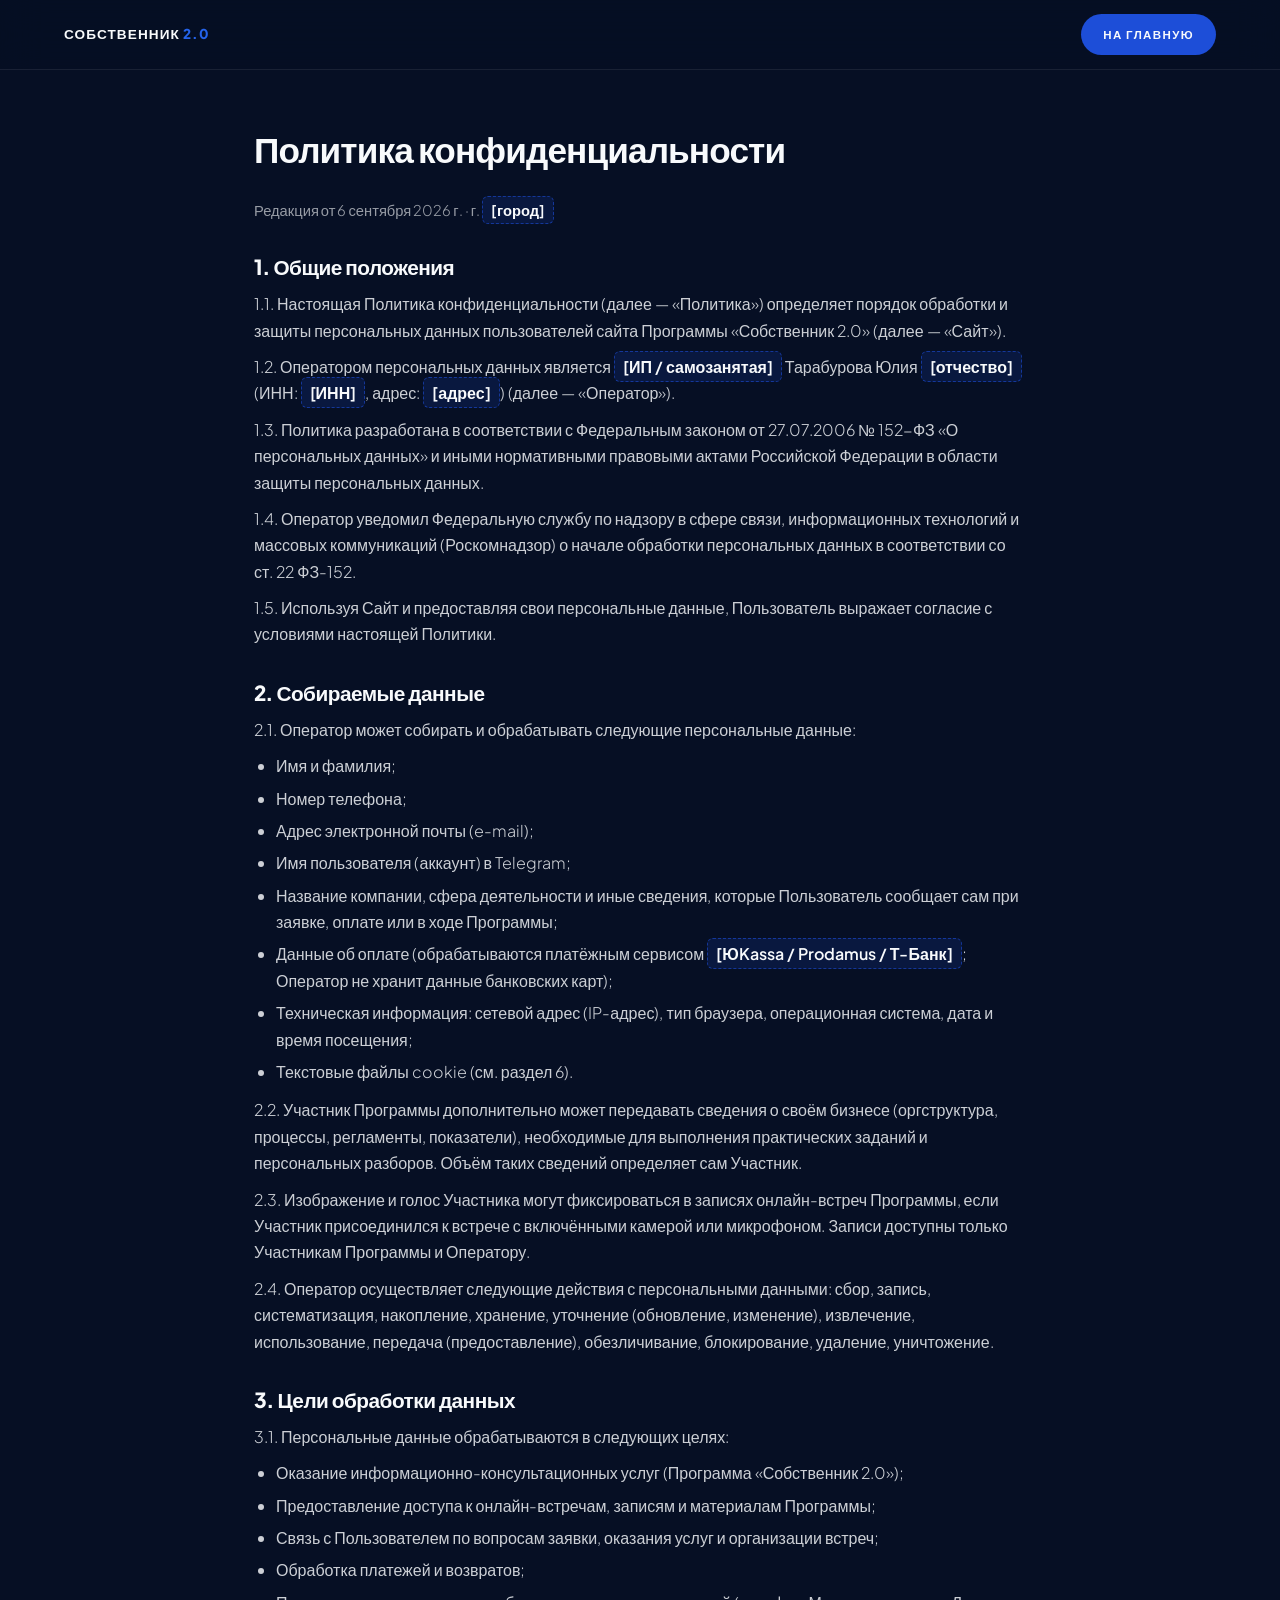
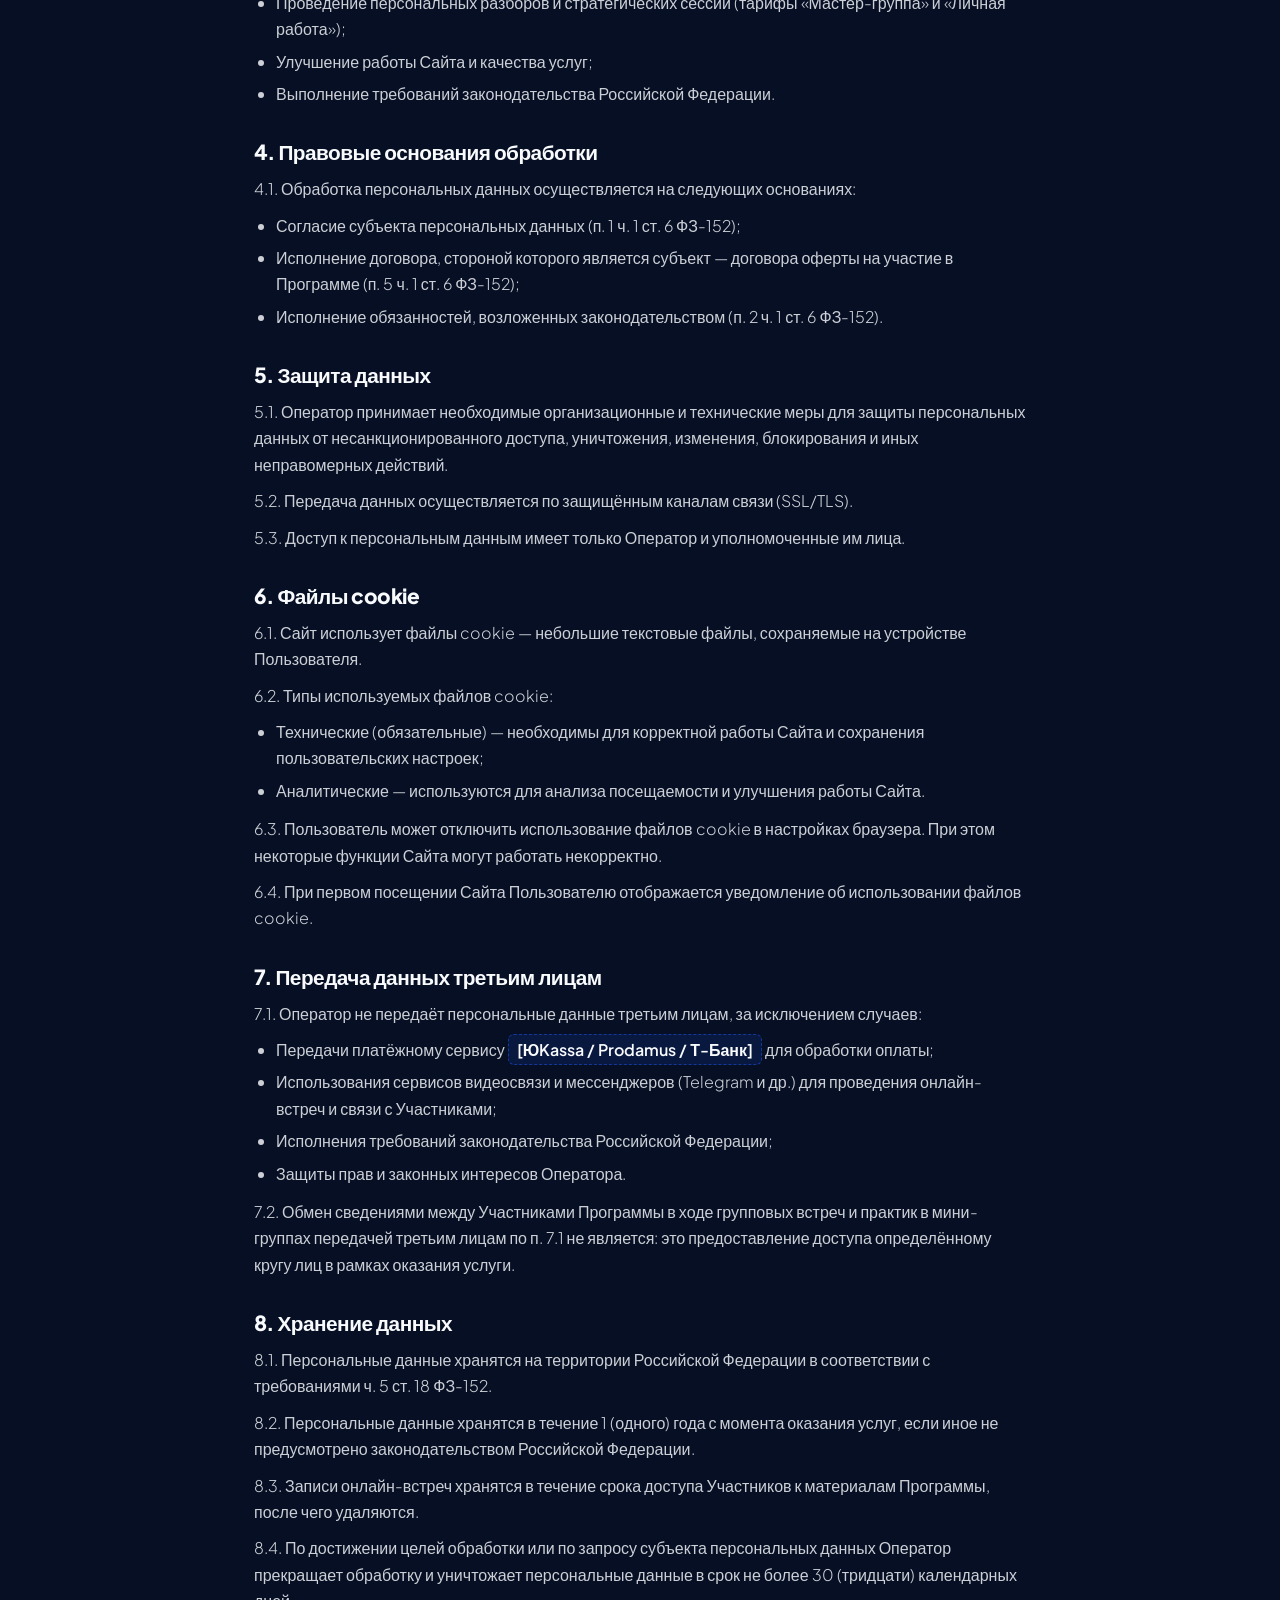
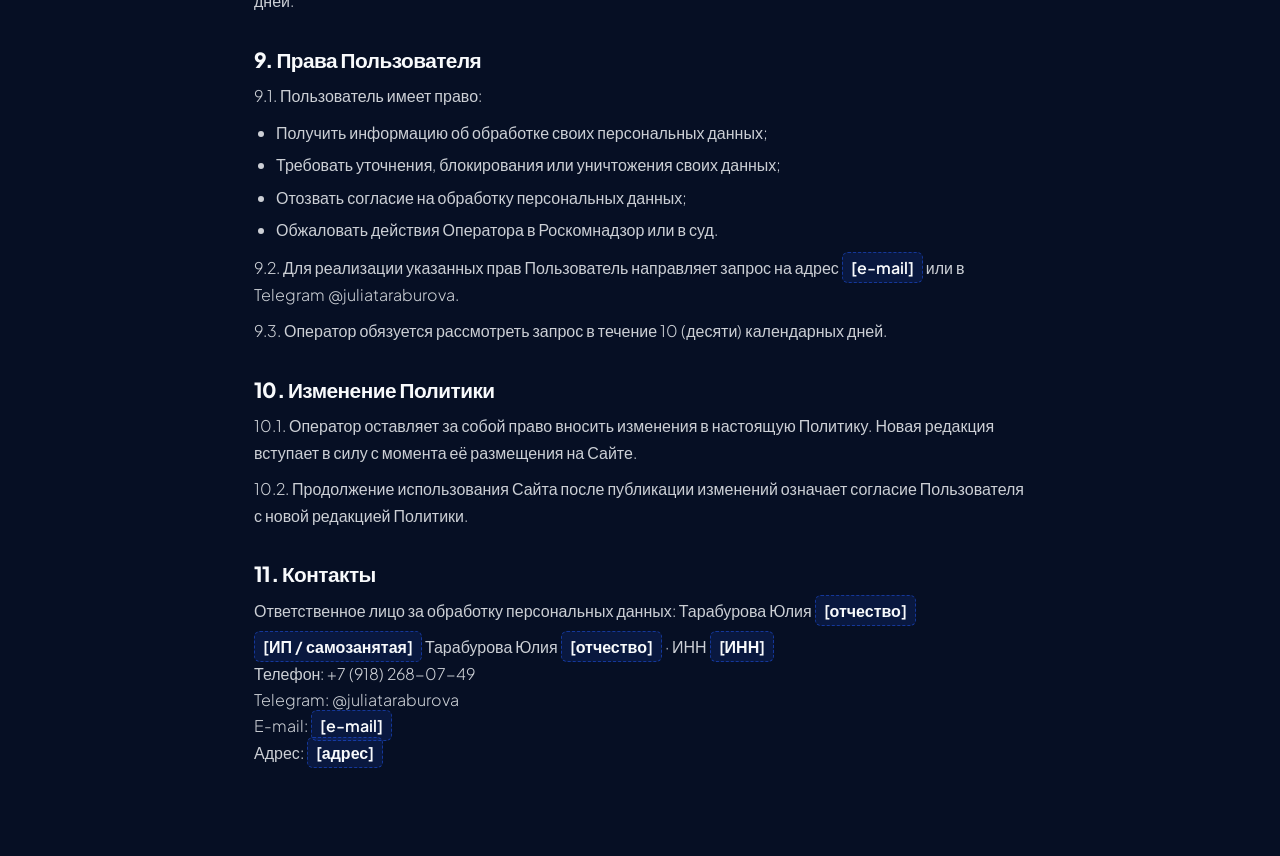
<file: policy.html>
<!DOCTYPE html>
<html lang="ru">
<head>
<meta charset="UTF-8">
<meta name="viewport" content="width=device-width, initial-scale=1.0">
<title>Политика конфиденциальности — Программа «Собственник 2.0»</title>
<link rel="preload" href="assets/fonts/PlusJakartaSans-latin.woff2" as="font" type="font/woff2" crossorigin>
<link rel="stylesheet" href="assets/fonts.css">
<link rel="stylesheet" href="assets/style.css">
</head>
<body>
<nav class="nav"><div class="wrap nav__in"><a href="index.html" class="nav__brand">Собственник <span>2.0</span></a><a href="index.html" class="btn btn--sm btn--primary">На главную</a></div></nav>
<main class="doc">
  <h1>Политика конфиденциальности</h1>
  <p class="meta">Редакция от 6 сентября 2026 г. · г. <span class="todo">[город]</span></p>

  <h2>1. Общие положения</h2>
  <p>1.1. Настоящая Политика конфиденциальности (далее — «Политика») определяет порядок обработки и защиты персональных данных пользователей сайта Программы «Собственник 2.0» (далее — «Сайт»).</p>
  <p>1.2. Оператором персональных данных является <span class="todo">[ИП / самозанятая]</span> Тарабурова Юлия <span class="todo">[отчество]</span> (ИНН: <span class="todo">[ИНН]</span>, адрес: <span class="todo">[адрес]</span>) (далее — «Оператор»).</p>
  <p>1.3. Политика разработана в соответствии с Федеральным законом от 27.07.2006 № 152-ФЗ «О персональных данных» и иными нормативными правовыми актами Российской Федерации в области защиты персональных данных.</p>
  <p>1.4. Оператор уведомил Федеральную службу по надзору в сфере связи, информационных технологий и массовых коммуникаций (Роскомнадзор) о начале обработки персональных данных в соответствии со ст. 22 ФЗ-152.</p>
  <p>1.5. Используя Сайт и предоставляя свои персональные данные, Пользователь выражает согласие с условиями настоящей Политики.</p>

  <h2>2. Собираемые данные</h2>
  <p>2.1. Оператор может собирать и обрабатывать следующие персональные данные:</p>
  <ul>
    <li>Имя и фамилия;</li>
    <li>Номер телефона;</li>
    <li>Адрес электронной почты (e-mail);</li>
    <li>Имя пользователя (аккаунт) в Telegram;</li>
    <li>Название компании, сфера деятельности и иные сведения, которые Пользователь сообщает сам при заявке, оплате или в ходе Программы;</li>
    <li>Данные об оплате (обрабатываются платёжным сервисом <span class="todo">[ЮKassa / Prodamus / Т-Банк]</span>; Оператор не хранит данные банковских карт);</li>
    <li>Техническая информация: сетевой адрес (IP-адрес), тип браузера, операционная система, дата и время посещения;</li>
    <li>Текстовые файлы cookie (см. раздел 6).</li>
  </ul>
  <p>2.2. Участник Программы дополнительно может передавать сведения о своём бизнесе (оргструктура, процессы, регламенты, показатели), необходимые для выполнения практических заданий и персональных разборов. Объём таких сведений определяет сам Участник.</p>
  <p>2.3. Изображение и голос Участника могут фиксироваться в записях онлайн-встреч Программы, если Участник присоединился к встрече с включёнными камерой или микрофоном. Записи доступны только Участникам Программы и Оператору.</p>
  <p>2.4. Оператор осуществляет следующие действия с персональными данными: сбор, запись, систематизация, накопление, хранение, уточнение (обновление, изменение), извлечение, использование, передача (предоставление), обезличивание, блокирование, удаление, уничтожение.</p>

  <h2>3. Цели обработки данных</h2>
  <p>3.1. Персональные данные обрабатываются в следующих целях:</p>
  <ul>
    <li>Оказание информационно-консультационных услуг (Программа «Собственник 2.0»);</li>
    <li>Предоставление доступа к онлайн-встречам, записям и материалам Программы;</li>
    <li>Связь с Пользователем по вопросам заявки, оказания услуг и организации встреч;</li>
    <li>Обработка платежей и возвратов;</li>
    <li>Проведение персональных разборов и стратегических сессий (тарифы «Мастер-группа» и «Личная работа»);</li>
    <li>Улучшение работы Сайта и качества услуг;</li>
    <li>Выполнение требований законодательства Российской Федерации.</li>
  </ul>

  <h2>4. Правовые основания обработки</h2>
  <p>4.1. Обработка персональных данных осуществляется на следующих основаниях:</p>
  <ul>
    <li>Согласие субъекта персональных данных (п. 1 ч. 1 ст. 6 ФЗ-152);</li>
    <li>Исполнение договора, стороной которого является субъект — договора оферты на участие в Программе (п. 5 ч. 1 ст. 6 ФЗ-152);</li>
    <li>Исполнение обязанностей, возложенных законодательством (п. 2 ч. 1 ст. 6 ФЗ-152).</li>
  </ul>

  <h2>5. Защита данных</h2>
  <p>5.1. Оператор принимает необходимые организационные и технические меры для защиты персональных данных от несанкционированного доступа, уничтожения, изменения, блокирования и иных неправомерных действий.</p>
  <p>5.2. Передача данных осуществляется по защищённым каналам связи (SSL/TLS).</p>
  <p>5.3. Доступ к персональным данным имеет только Оператор и уполномоченные им лица.</p>

  <h2>6. Файлы cookie</h2>
  <p>6.1. Сайт использует файлы cookie — небольшие текстовые файлы, сохраняемые на устройстве Пользователя.</p>
  <p>6.2. Типы используемых файлов cookie:</p>
  <ul>
    <li>Технические (обязательные) — необходимы для корректной работы Сайта и сохранения пользовательских настроек;</li>
    <li>Аналитические — используются для анализа посещаемости и улучшения работы Сайта.</li>
  </ul>
  <p>6.3. Пользователь может отключить использование файлов cookie в настройках браузера. При этом некоторые функции Сайта могут работать некорректно.</p>
  <p>6.4. При первом посещении Сайта Пользователю отображается уведомление об использовании файлов cookie.</p>

  <h2>7. Передача данных третьим лицам</h2>
  <p>7.1. Оператор не передаёт персональные данные третьим лицам, за исключением случаев:</p>
  <ul>
    <li>Передачи платёжному сервису <span class="todo">[ЮKassa / Prodamus / Т-Банк]</span> для обработки оплаты;</li>
    <li>Использования сервисов видеосвязи и мессенджеров (Telegram и др.) для проведения онлайн-встреч и связи с Участниками;</li>
    <li>Исполнения требований законодательства Российской Федерации;</li>
    <li>Защиты прав и законных интересов Оператора.</li>
  </ul>
  <p>7.2. Обмен сведениями между Участниками Программы в ходе групповых встреч и практик в мини-группах передачей третьим лицам по п. 7.1 не является: это предоставление доступа определённому кругу лиц в рамках оказания услуги.</p>

  <h2>8. Хранение данных</h2>
  <p>8.1. Персональные данные хранятся на территории Российской Федерации в соответствии с требованиями ч. 5 ст. 18 ФЗ-152.</p>
  <p>8.2. Персональные данные хранятся в течение 1 (одного) года с момента оказания услуг, если иное не предусмотрено законодательством Российской Федерации.</p>
  <p>8.3. Записи онлайн-встреч хранятся в течение срока доступа Участников к материалам Программы, после чего удаляются.</p>
  <p>8.4. По достижении целей обработки или по запросу субъекта персональных данных Оператор прекращает обработку и уничтожает персональные данные в срок не более 30 (тридцати) календарных дней.</p>

  <h2>9. Права Пользователя</h2>
  <p>9.1. Пользователь имеет право:</p>
  <ul>
    <li>Получить информацию об обработке своих персональных данных;</li>
    <li>Требовать уточнения, блокирования или уничтожения своих данных;</li>
    <li>Отозвать согласие на обработку персональных данных;</li>
    <li>Обжаловать действия Оператора в Роскомнадзор или в суд.</li>
  </ul>
  <p>9.2. Для реализации указанных прав Пользователь направляет запрос на адрес <span class="todo">[e-mail]</span> или в Telegram <a href="https://t.me/juliataraburova" target="_blank" rel="noopener">@juliataraburova</a>.</p>
  <p>9.3. Оператор обязуется рассмотреть запрос в течение 10 (десяти) календарных дней.</p>

  <h2>10. Изменение Политики</h2>
  <p>10.1. Оператор оставляет за собой право вносить изменения в настоящую Политику. Новая редакция вступает в силу с момента её размещения на Сайте.</p>
  <p>10.2. Продолжение использования Сайта после публикации изменений означает согласие Пользователя с новой редакцией Политики.</p>

  <h2>11. Контакты</h2>
  <p>Ответственное лицо за обработку персональных данных: Тарабурова Юлия <span class="todo">[отчество]</span></p>
  <p><span class="todo">[ИП / самозанятая]</span> Тарабурова Юлия <span class="todo">[отчество]</span> · ИНН <span class="todo">[ИНН]</span><br>
  Телефон: <a href="tel:+79182680749">+7 (918) 268-07-49</a><br>
  Telegram: <a href="https://t.me/juliataraburova" target="_blank" rel="noopener">@juliataraburova</a><br>
  E-mail: <span class="todo">[e-mail]</span><br>
  Адрес: <span class="todo">[адрес]</span></p>
</main>
</body>
</html>
</file>
<file: assets/fonts.css>
/* локальный шрифт (Google Fonts, variable) */
/* latin */
@font-face {
  font-family: 'Plus Jakarta Sans';
  font-style: normal;
  font-weight: 300 800;
  font-display: swap;
  src: url(fonts/PlusJakartaSans-latin.woff2) format('woff2');
  unicode-range: U+0000-00FF, U+0131, U+0152-0153, U+02BB-02BC, U+02C6, U+02DA, U+02DC, U+0304, U+0308, U+0329, U+2000-206F, U+20AC, U+2122, U+2191, U+2193, U+2212, U+2215, U+FEFF, U+FFFD;
}
</file>
<file: assets/style.css>
:root {
  --dark: #060F24;
  --card: #0B1A3D;
  --primary: #1D4ED8;
  --primary-2: #2563EB;
  --light: #F8FAFC;
  --muted: rgba(248, 250, 252, 0.6);
  --line: rgba(248, 250, 252, 0.08);
  --r: 28px;
  /* как на practikum15sent: латиница — Plus Jakarta Sans, кириллица — системный фолбэк (Windows: Arial Black / Arial) */
  --font: "Plus Jakarta Sans", -apple-system, BlinkMacSystemFont, sans-serif;
}
* { box-sizing: border-box; margin: 0; padding: 0; }
html { scroll-behavior: smooth; }
body {
  background: var(--dark);
  color: var(--light);
  font-family: var(--font);
  -webkit-font-smoothing: antialiased;
  line-height: 1.5;
  overflow-x: hidden;
}
img { display: block; max-width: 100%; }
a { color: inherit; text-decoration: none; }
ul { list-style: none; }
[hidden] { display: none !important; }
::selection { background: var(--primary); color: #fff; }

.wrap { max-width: 1200px; margin: 0 auto; padding: 0 24px; width: 100%; }

h1, h2, h3 { font-weight: 800; letter-spacing: -0.025em; line-height: 1.1; }
h1 { font-size: clamp(1.8rem, 4vw, 3.4rem); margin-bottom: 24px; line-height: 1.08; }
h2 { font-size: clamp(1.45rem, 2.8vw, 2.4rem); margin-bottom: 16px; }
h3 { font-size: 1.2rem; margin-bottom: 10px; }
.muted { color: rgba(248, 250, 252, 0.5); }
.hero h1 { font-size: clamp(2.1rem, 4.5vw, 3.9rem); text-shadow: 0 0 18px rgba(147, 197, 253, .45), 0 0 40px rgba(59, 130, 246, .35); }
.lead { font-size: 1.15rem; font-weight: 300; color: rgba(248, 250, 252, 0.82); max-width: 560px; line-height: 1.6; }
.lead--center { margin: 0 auto; text-align: center; }
.eyebrow { font-size: 0.72rem; font-weight: 700; letter-spacing: 0.25em; text-transform: uppercase; color: var(--primary-2); margin-bottom: 14px; }
.eyebrow--xl { font-size: calc(0.72rem + 10px); }
@media (max-width: 900px) { .eyebrow--xl { font-size: calc(0.72rem + 4px); letter-spacing: .18em; } }
.pill {
  display: inline-block; padding: 8px 16px; border-radius: 999px; font-size: 0.72rem; font-weight: 600;
  letter-spacing: 0.15em; text-transform: uppercase; color: rgba(248, 250, 252, 0.8); margin-bottom: 20px;
  background: rgba(11, 26, 61, 0.5); border: 1px solid rgba(248, 250, 252, 0.08); backdrop-filter: blur(20px);
}

/* Buttons */
.btn {
  display: inline-flex; align-items: center; justify-content: center; gap: 10px;
  padding: 20px 36px; border-radius: 999px; font-weight: 800; font-size: 0.85rem; letter-spacing: 0.12em; text-transform: uppercase;
  border: 0; cursor: pointer; font-family: var(--font); transition: all .3s cubic-bezier(.16, 1, .3, 1); white-space: nowrap;
}
.btn--sm { padding: 12px 22px; font-size: 0.72rem; }
.btn--full { width: 100%; }
.btn--primary { background: var(--primary); color: var(--light); }
.btn--primary:hover { background: var(--primary-2); box-shadow: 0 0 35px rgba(29, 78, 216, .5); transform: translateY(-2px); }
.btn--primary:disabled { opacity: .4; cursor: not-allowed; transform: none; box-shadow: none; }
.btn--white { background: var(--light); color: var(--primary); box-shadow: 0 0 25px rgba(248, 250, 252, .25); }
.btn--white:hover { background: #fff; color: var(--primary-2); box-shadow: 0 0 40px rgba(248, 250, 252, .55); transform: translateY(-2px); }
.btn--ghost { background: transparent; color: var(--light); border: 1px solid rgba(248, 250, 252, .2); }
.btn--ghost:hover { border-color: var(--primary-2); color: var(--primary-2); transform: translateY(-2px); }

/* Glass */
.glass {
  background: rgba(11, 26, 61, .4); backdrop-filter: blur(20px); -webkit-backdrop-filter: blur(20px);
  border: 1px solid rgba(248, 250, 252, .06); border-radius: var(--r);
}
.glass--blue {
  background: rgba(29, 78, 216, .14); border: 1px solid rgba(248, 250, 252, .14);
  box-shadow: 0 8px 32px rgba(0, 0, 0, .2);
}
.glow { position: absolute; border-radius: 50%; background: var(--primary); pointer-events: none; filter: blur(140px); }
.glow--tr { top: -200px; right: -200px; width: 700px; height: 700px; opacity: .22; }
.glow--bl { bottom: -200px; left: -200px; width: 520px; height: 520px; opacity: .12; filter: blur(120px); }
.glow--final { top: -100px; right: -60px; width: 300px; height: 300px; opacity: .35; filter: blur(80px); }

/* NAV */
.nav {
  position: fixed; top: 0; left: 0; width: 100%; z-index: 50;
  background: rgba(6, 15, 36, .55); backdrop-filter: blur(20px); -webkit-backdrop-filter: blur(20px);
  border-bottom: 1px solid var(--line);
}
.nav__in { display: flex; align-items: center; justify-content: space-between; padding-top: 14px; padding-bottom: 14px; gap: 20px; }
.nav__brand { font-weight: 800; letter-spacing: .08em; text-transform: uppercase; font-size: .85rem; }
.nav__brand span { color: var(--primary-2); }
.nav__links { display: flex; gap: 28px; font-size: .72rem; font-weight: 600; letter-spacing: .14em; text-transform: uppercase; color: rgba(248, 250, 252, .7); }
.nav__links a:hover { color: var(--primary-2); }
.nav__burger { display: none; background: none; border: 0; width: 34px; height: 30px; flex-direction: column; justify-content: space-around; cursor: pointer; }
.nav__burger span { display: block; height: 2px; background: var(--light); border-radius: 2px; }
.nav__mobile { display: none; flex-direction: column; gap: 16px; padding: 12px 24px 24px; font-size: .85rem; font-weight: 600; letter-spacing: .1em; text-transform: uppercase; }
.nav__mobile.is-open { display: flex; }
@media (max-width: 900px) {
  .nav__links, .nav__cta { display: none; }
  .nav__burger { display: flex; }
}

/* HERO */
.hero { position: relative; min-height: 100vh; display: flex; align-items: center; padding: 120px 0 60px; overflow: hidden; }
.hero__grid { display: grid; grid-template-columns: 1.05fr .95fr; gap: 48px; align-items: center; position: relative; z-index: 2; }
.hero__bullets { margin: 24px 0 36px; display: grid; gap: 10px; }
.hero__bullets li { position: relative; padding-left: 24px; color: rgba(248, 250, 252, .85); font-weight: 300; }
.hero__bullets li::before { content: ""; position: absolute; left: 0; top: 10px; width: 8px; height: 8px; border-radius: 50%; background: var(--primary-2); box-shadow: 0 0 15px rgba(29, 78, 216, .9); }
.hero__cta { display: flex; gap: 14px; flex-wrap: wrap; }
.hero__note { margin-top: 18px; font-size: .78rem; color: var(--muted); }
.hero__media { position: relative; height: 640px; display: flex; justify-content: center; align-items: flex-end; padding: 0 40px; }
/* фото — вырезанная фигура (julia_cut.webp), стоит на синем свечении */
.hero__media::before { content: ""; position: absolute; inset: 12% 6% 4%; border-radius: 50%; z-index: 0; pointer-events: none;
  background: radial-gradient(circle at 50% 40%, rgba(37, 99, 235, .55), rgba(37, 99, 235, .15) 45%, transparent 70%); filter: blur(50px); }
.hero__photo { height: 104%; margin-bottom: -4%; width: auto; max-width: 100%; object-fit: contain; object-position: bottom; position: relative; z-index: 1;
  filter: drop-shadow(0 30px 60px rgba(0, 0, 0, .6));
  -webkit-mask-image: linear-gradient(to bottom, #000 82%, transparent 100%); mask-image: linear-gradient(to bottom, #000 82%, transparent 100%); }
.card { background: var(--light); color: #0f172a; border-radius: 24px; padding: 20px 22px; box-shadow: 0 25px 60px rgba(0, 0, 0, .45); }
.card__eyebrow { font-size: .62rem; font-weight: 800; letter-spacing: .2em; text-transform: uppercase; color: var(--primary); margin-bottom: 6px; }
.card__title { font-weight: 800; font-size: 1.25rem; letter-spacing: -.01em; margin-bottom: 6px; }
.card__sub { font-size: .845rem; color: #475569; font-weight: 500; line-height: 1.5; }
.card--speaker { position: absolute; left: -10px; bottom: -20px; max-width: 250px; z-index: 3; }
.chip { position: absolute; z-index: 3; padding: 14px 18px; border-radius: 20px; background: rgba(11, 26, 61, .75); border: 1px solid rgba(248, 250, 252, .15); backdrop-filter: blur(16px); box-shadow: 0 10px 30px rgba(0, 0, 0, .35); }
.chip__label { font-size: .62rem; text-transform: uppercase; letter-spacing: .15em; color: var(--muted); margin-bottom: 4px; }
.chip__value { font-size: 1.5rem; font-weight: 800; color: var(--light); line-height: 1; }
.chip__value small { font-size: .7rem; font-weight: 600; color: var(--muted); margin-left: 6px; }
.chip--a { top: 40px; right: -30px; }
.chip--b { top: 150px; left: -30px; }
@media (max-width: 900px) {
  .hero { padding-top: 100px; min-height: auto; }
  .hero__grid { grid-template-columns: 1fr; }
  /* мобайл: чипы над фото, карточка под фото — ничего не перекрывает лицо */
  .hero__media { height: auto; margin: 20px 0 0; padding: 0; display: flex; flex-wrap: wrap; gap: 12px; justify-content: flex-start; align-items: stretch; }
  .hero__photo { order: 2; width: auto; max-width: 86%; margin: 0 auto; height: auto; max-height: 440px; filter: none;
    -webkit-mask-image: linear-gradient(to bottom, #000 70%, transparent 98%); mask-image: linear-gradient(to bottom, #000 70%, transparent 98%); }
  .hero__media::before { inset: 20% 10% 0; }
  .chip { position: static; flex: 1 1 auto; }
  .chip--a { order: 1; }
  .chip--b { order: 0; }
  .card--speaker { position: static; order: 3; max-width: none; width: 100%; }
}

/* BAND */
.band { padding: 20px 0 0; }
.band__box { border-left: 3px solid var(--primary-2); padding: 20px 28px; background: rgba(29, 78, 216, .08); border-radius: 0 24px 24px 0; }
.band__q { font-size: clamp(1.15rem, 2.2vw, 1.6rem); font-weight: 800; letter-spacing: -.01em; margin-bottom: 8px; }
.band__a { color: rgba(248, 250, 252, .75); font-weight: 300; }

/* SECTIONS */
.section { position: relative; padding: 110px 0; overflow: hidden; }
.section--card { background: var(--card); border-top: 1px solid var(--line); border-bottom: 1px solid var(--line); }
.section__head { text-align: center; margin-bottom: 56px; }
.section__head--split { text-align: left; display: flex; justify-content: space-between; align-items: flex-end; gap: 24px; flex-wrap: wrap; }
.section__head--split h2 { max-width: 760px; margin-bottom: 0; }
.grid { display: grid; gap: 22px; }
.grid--2 { grid-template-columns: repeat(2, 1fr); }
.grid--3 { grid-template-columns: repeat(3, 1fr); }
@media (max-width: 900px) { .grid--2, .grid--3 { grid-template-columns: 1fr; } }

.tile { padding: 36px; transition: transform .3s; display: flex; flex-direction: column; }
.tile:hover { transform: translateY(-4px); }
.tile p { color: rgba(248, 250, 252, .85); font-weight: 300; font-size: 1.02rem; line-height: 1.6; }
#for .tile p { font-size: 1.16rem; }
.tile__num { font-size: .78rem; font-weight: 700; letter-spacing: .15em; color: var(--primary-2); border-left: 2px solid var(--primary-2); padding-left: 12px; margin-bottom: 18px; }
.tile--top { border-top: 2px solid var(--primary-2); border-radius: 24px; }
.tile--cta { background: rgba(29, 78, 216, .2); justify-content: space-between; gap: 18px; }
.tile--cta .btn { align-self: flex-start; }
.tile__icon { width: 46px; height: 46px; border-radius: 13px; display: grid; place-items: center; margin-bottom: 18px; color: var(--primary-2);
  background: rgba(59, 130, 246, .14); border: 1px solid rgba(59, 130, 246, .35); box-shadow: 0 0 22px rgba(37, 99, 235, .25); }
.tile__icon svg { width: 24px; height: 24px; }
.tile--cta .tile__icon { color: #fff; background: rgba(255, 255, 255, .12); border-color: rgba(255, 255, 255, .3); }
#steps .tile { position: relative; padding-right: 100px; }
#steps .tile__icon { position: absolute; right: 36px; top: 26px; margin: 0; }
#steps .tile__num { font-size: 1.6rem; border-left: 0; padding-left: 0; margin-bottom: 12px; letter-spacing: -.03em; line-height: 1;
  background: linear-gradient(180deg, #ffffff 0%, #93c5fd 45%, var(--primary-2) 100%); -webkit-background-clip: text; background-clip: text; color: transparent;
  filter: drop-shadow(0 0 10px rgba(59, 130, 246, .7)) drop-shadow(0 0 22px rgba(37, 99, 235, .4)); }
#steps .tile p { font-size: 1.16rem; }

/* Timeline (tasks) */
.timeline { position: relative; display: grid; gap: 8px; padding-left: 8px; }
.tl__item:not(:last-child)::before { content: ""; position: absolute; left: 23px; top: 52px; bottom: -34px; width: 2px; z-index: 1;
  background: var(--primary-2); box-shadow: 0 0 12px rgba(37, 99, 235, .8); }
.tl__item { position: relative; display: grid; grid-template-columns: 48px 150px 1fr; column-gap: 28px; align-items: start; padding: 26px 0 30px; }
.tl__item + .tl__item { border-top: 1px solid rgba(248, 250, 252, .05); }
#why .tl__item { grid-template-columns: 48px 1fr; }
.tl__icon { position: relative; z-index: 2; width: 48px; height: 48px; border-radius: 50%; display: grid; place-items: center; color: #fff;
  background: radial-gradient(circle at 50% 50%, var(--primary-2) 0%, var(--primary) 70%);
  border: 3px solid var(--bg);
  box-shadow: 0 0 0 2px rgba(37, 99, 235, .6), 0 0 22px rgba(37, 99, 235, .9), 0 0 48px rgba(37, 99, 235, .45);
  animation: tlPulse 3s ease-in-out infinite; margin-top: 2px; }
.tl__icon svg { width: 22px; height: 22px; }
.tl__item:nth-child(2) .tl__icon { animation-delay: .5s; } .tl__item:nth-child(3) .tl__icon { animation-delay: 1s; }
.tl__item:nth-child(4) .tl__icon { animation-delay: 1.5s; } .tl__item:nth-child(5) .tl__icon { animation-delay: 2s; } .tl__item:nth-child(6) .tl__icon { animation-delay: 2.5s; }
@keyframes tlPulse { 0%, 100% { box-shadow: 0 0 0 2px rgba(37, 99, 235, .6), 0 0 22px rgba(37, 99, 235, .9), 0 0 48px rgba(37, 99, 235, .45); }
  50% { box-shadow: 0 0 0 2px rgba(37, 99, 235, .9), 0 0 30px rgba(59, 130, 246, 1), 0 0 70px rgba(37, 99, 235, .6); } }
.tl__num { font-size: 6.5rem; font-weight: 800; line-height: .8; letter-spacing: -.05em; color: rgba(37, 99, 235, .14); user-select: none; margin-top: -8px; }
.tl__body h3 { font-size: 1.45rem; margin-bottom: 10px; }
.tl__body p { color: rgba(248, 250, 252, .78); font-weight: 300; max-width: 640px; }
.tl__body .btn { margin-top: 18px; }
.tl__item--cta .tl__icon { background: radial-gradient(circle at 50% 50%, #fff 0%, #dbe7ff 70%); color: var(--primary); }
.tl__item--cta .tl__num { color: rgba(37, 99, 235, .28); }
@media (max-width: 900px) {
  .timeline { padding-left: 0; }
  .tl__item:not(:last-child)::before { left: 19px; top: 42px; bottom: -28px; }
  .tl__item { grid-template-columns: 40px 1fr; column-gap: 18px; padding: 20px 0 24px; }
  .tl__icon { width: 40px; height: 40px; } .tl__icon svg { width: 18px; height: 18px; }
  .tl__num { position: absolute; right: 0; top: 10px; font-size: 4.2rem; color: rgba(37, 99, 235, .1); }
  .tl__body h3 { font-size: 1.2rem; }
}

/* CHECK LIST */
.check li { position: relative; padding-left: 30px; margin-bottom: 12px; color: rgba(248, 250, 252, .9); font-weight: 300; }
.check li::before { content: ""; position: absolute; left: 0; top: 4px; width: 18px; height: 18px; border-radius: 50%; background: var(--primary); }
.check li::after { content: ""; position: absolute; left: 6px; top: 8px; width: 5px; height: 9px; border-right: 2px solid #fff; border-bottom: 2px solid #fff; transform: rotate(45deg); }

/* RESULTS */
.results { display: grid; grid-template-columns: 1fr 1.3fr; gap: 60px; position: relative; z-index: 2; }
.results__side h2 { margin-bottom: 30px; }
.results__pack { padding: 28px; }
.results__pack .check li { margin-bottom: 14px; font-size: 1.12rem; line-height: 1.45; }
.check--dots li { padding-left: 28px; }
.check--dots li::before { top: 9px; left: 2px; width: 10px; height: 10px; background: #93c5fd;
  box-shadow: 0 0 0 3px rgba(59, 130, 246, .35), 0 0 12px rgba(59, 130, 246, 1), 0 0 26px rgba(37, 99, 235, .7); }
.check--dots li::after { display: none; }
.results__list { display: grid; gap: 12px; }
.row { display: grid; grid-template-columns: 110px 1fr; align-items: center; gap: 22px; padding: 18px 24px; border-radius: 20px; border: 1px solid var(--line); background: rgba(6, 15, 36, .5); transition: border-color .3s; }
.row:hover { border-color: rgba(29, 78, 216, .6); }
.row__num { position: relative; font-size: 2.9rem; font-weight: 800; letter-spacing: -.04em; line-height: 1; padding: 6px 0;
  background: linear-gradient(180deg, #ffffff 0%, #93c5fd 45%, var(--primary-2) 100%); -webkit-background-clip: text; background-clip: text; color: transparent;
  filter: drop-shadow(0 0 14px rgba(59, 130, 246, .75)) drop-shadow(0 0 30px rgba(37, 99, 235, .4)); }
.row__num::before { content: ""; position: absolute; left: -24px; top: 50%; transform: translateY(-50%); width: 3px; height: 60%; border-radius: 3px; background: var(--primary-2); box-shadow: 0 0 14px rgba(37, 99, 235, .9); }
.row__text { color: rgba(248, 250, 252, .88); font-weight: 300; font-size: 1.12rem; line-height: 1.45; }
@media (max-width: 900px) { .results { grid-template-columns: 1fr; gap: 32px; } .row { grid-template-columns: 80px 1fr; } .row__num { font-size: 2.1rem; } }

/* PROGRAM */
.facts { display: grid; grid-template-columns: repeat(4, 1fr); gap: 16px; margin-bottom: 36px; }
.fact { padding: 18px 22px; border-radius: 18px; background: rgba(11, 26, 61, .6); border: 1px solid var(--line); }
.fact__label { font-size: .62rem; letter-spacing: .2em; text-transform: uppercase; color: var(--muted); margin-bottom: 6px; }
.fact__value { font-weight: 700; }
@media (max-width: 900px) { .facts { grid-template-columns: repeat(2, 1fr); } }
.modules { display: grid; gap: 14px; }
.module { border-radius: 24px; overflow: hidden; }
.module summary { list-style: none; display: grid; grid-template-columns: 70px 1fr 40px; align-items: center; gap: 20px; padding: 26px 30px; cursor: pointer; }
.module summary::-webkit-details-marker { display: none; }
.module__idx { font-size: 2.4rem; font-weight: 800; letter-spacing: -.04em; line-height: 1;
  background: linear-gradient(180deg, #ffffff 0%, #93c5fd 45%, var(--primary-2) 100%); -webkit-background-clip: text; background-clip: text; color: transparent;
  filter: drop-shadow(0 0 12px rgba(59, 130, 246, .7)) drop-shadow(0 0 26px rgba(37, 99, 235, .4)); transition: filter .3s; }
.module[open] .module__idx { filter: drop-shadow(0 0 16px rgba(59, 130, 246, 1)) drop-shadow(0 0 36px rgba(37, 99, 235, .6)); }
.module__title { display: block; font-weight: 800; font-size: 1.25rem; letter-spacing: -.01em; }
.module__quote { display: block; color: var(--muted); font-weight: 300; font-size: .95rem; margin-top: 4px; }
.module__arrow { width: 34px; height: 34px; border-radius: 50%; border: 1px solid rgba(248, 250, 252, .2); position: relative; transition: transform .3s; }
.module__arrow::after { content: ""; position: absolute; left: 12px; top: 10px; width: 8px; height: 8px; border-right: 2px solid var(--light); border-bottom: 2px solid var(--light); transform: rotate(45deg); }
.module[open] .module__arrow { transform: rotate(180deg); border-color: var(--primary-2); }
.module__body { padding: 0 30px 32px 120px; }
.module__intro { color: rgba(248, 250, 252, .85); font-weight: 300; font-size: 1.05rem; margin-bottom: 26px; max-width: 800px; }
.module__cols { display: grid; grid-template-columns: 1.3fr 1fr; gap: 36px; margin-bottom: 26px; }
.module__label { font-size: .68rem; font-weight: 700; letter-spacing: .2em; text-transform: uppercase; color: var(--primary-2); margin-bottom: 14px; }
.dash li { position: relative; padding-left: 20px; margin-bottom: 10px; color: rgba(248, 250, 252, .85); font-weight: 300; }
.dash li::before { content: ""; position: absolute; left: 0; top: 12px; width: 10px; height: 1px; background: var(--primary-2); }
.dash b { color: var(--light); font-weight: 700; }
.tools li { padding: 12px 16px; margin-bottom: 8px; border-radius: 14px; background: rgba(29, 78, 216, .12); border: 1px solid rgba(29, 78, 216, .25); font-size: .92rem; }
.module__result { position: relative; padding: 22px 26px 22px 30px; border-radius: 18px; color: #fff; font-weight: 400; font-size: 1.05rem; line-height: 1.55;
  background: linear-gradient(135deg, rgba(37, 99, 235, .55) 0%, rgba(29, 78, 216, .3) 60%, rgba(29, 78, 216, .18) 100%);
  border: 1px solid rgba(96, 165, 250, .55); border-left: 4px solid #93c5fd;
  box-shadow: 0 0 0 1px rgba(37, 99, 235, .25), 0 0 34px rgba(37, 99, 235, .45), inset 0 1px 0 rgba(255, 255, 255, .12); }
.module__result::before { content: ""; position: absolute; inset: 0; border-radius: inherit; pointer-events: none;
  background: radial-gradient(circle at 0% 50%, rgba(147, 197, 253, .25), transparent 55%); }
.module__result b { color: #fff; font-weight: 800; text-shadow: 0 0 12px rgba(147, 197, 253, .8); }
.program__after { margin-top: 44px; text-align: center; color: #fff; font-weight: 600; font-size: clamp(1.15rem, 1.8vw, 1.5rem); line-height: 1.4; max-width: 900px; margin-left: auto; margin-right: auto;
  text-shadow: 0 0 16px rgba(147, 197, 253, .45), 0 0 36px rgba(59, 130, 246, .3); }
@media (max-width: 900px) {
  .module summary { grid-template-columns: 44px 1fr 34px; padding: 20px; gap: 12px; }
  .module__idx { font-size: 1.7rem; }
  .module__body { padding: 0 20px 24px; }
  .module__cols { grid-template-columns: 1fr; gap: 24px; }
}

/* SPEAKER */
.speaker { display: grid; grid-template-columns: .8fr 1.2fr; gap: 60px; align-items: center; }
.speaker__photo img { border-radius: 40px; width: 100%; max-height: 620px; object-fit: cover; object-position: top;
  -webkit-mask-image: linear-gradient(to bottom, #000 80%, transparent 100%); mask-image: linear-gradient(to bottom, #000 80%, transparent 100%); }
.speaker__text .lead { margin-bottom: 24px; }
.speaker__contacts { display: flex; gap: 20px; align-items: center; margin-top: 30px; flex-wrap: wrap; }
.speaker__phone { font-weight: 700; color: var(--primary-2); }
@media (max-width: 900px) { .speaker { grid-template-columns: 1fr; gap: 32px; } }

/* TARIFFS */
.tariffs { align-items: stretch; }
.tariff { padding: 36px; display: flex; flex-direction: column; position: relative; }
.tariff--featured { border-color: rgba(29, 78, 216, .7); box-shadow: 0 0 60px rgba(29, 78, 216, .25); }
.tariff__badge { position: absolute; top: -14px; left: 32px; background: var(--primary); color: #fff; padding: 6px 14px; border-radius: 999px; font-size: .62rem; font-weight: 800; letter-spacing: .15em; text-transform: uppercase; }
.tariff__tag { font-size: .85rem; letter-spacing: .2em; text-transform: uppercase; color: var(--muted); margin-bottom: 12px; }
.tariff__name { font-size: 2.05rem; font-weight: 800; letter-spacing: -.02em; margin-bottom: 10px; white-space: nowrap; }
.tariff__for { color: var(--muted); font-weight: 300; font-size: 1.15rem; line-height: 1.45; margin-bottom: 24px; min-height: 52px; }
.tariff__price { display: flex; align-items: baseline; gap: 12px; flex-wrap: wrap; margin-bottom: 6px; }
.tariff__price-now { font-size: 2.6rem; font-weight: 800; letter-spacing: -.03em; }
.tariff__price-old { font-size: 1.3rem; color: var(--muted); text-decoration: line-through; }
.tariff__price-tbd { font-size: 1.45rem; font-weight: 700; color: rgba(248, 250, 252, .8); }
.tariff__seats { font-size: .95rem; color: var(--primary-2); font-weight: 700; margin-bottom: 20px; min-height: 18px; }
.tariff__lead { font-size: .9rem; letter-spacing: .15em; text-transform: uppercase; color: var(--muted); margin: 8px 0 14px; }
.tariff .check { flex: 1; margin-bottom: 28px; }
.tariff .check li { font-size: 1.2rem; line-height: 1.45; margin-bottom: 14px; }
.tariffs__note { margin-top: 28px; text-align: center; color: var(--muted); font-size: .85rem; }
.tariffs__note a { color: var(--primary-2); text-decoration: underline; }

/* CASES */
.case { padding: 32px; display: flex; flex-direction: column; gap: 14px; }
.case__company { font-weight: 800; font-size: 1.05rem; }
.case__row { display: grid; grid-template-columns: 70px 1fr; gap: 12px; font-size: .92rem; }
.case__k { font-size: .62rem; letter-spacing: .15em; text-transform: uppercase; color: var(--muted); padding-top: 4px; }
.case__quote { border-left: 2px solid var(--primary-2); padding-left: 14px; color: rgba(248, 250, 252, .85); font-weight: 300; font-style: italic; }
.case__author { font-size: .8rem; color: var(--muted); }

/* FINAL */
.final { position: relative; overflow: hidden; text-align: center; padding: 70px 40px; border-radius: 48px; background: var(--card); border: 1px solid var(--line); box-shadow: 0 30px 80px rgba(0, 0, 0, .4); }
.final h2, .final p, .final__btns { position: relative; z-index: 2; }
.final p { color: var(--muted); margin-bottom: 30px; }
.final__btns { display: flex; gap: 14px; justify-content: center; flex-wrap: wrap; }

/* FOOTER */
.footer { padding: 40px 0 60px; border-top: 1px solid var(--line); }
.footer__in { display: flex; justify-content: space-between; gap: 30px; flex-wrap: wrap; align-items: flex-start; }
.footer__brand { font-weight: 800; letter-spacing: .08em; text-transform: uppercase; }
.footer__sub { font-size: .8rem; color: var(--muted); }
.footer__links { display: flex; gap: 22px; flex-wrap: wrap; font-size: .78rem; color: rgba(248, 250, 252, .7); }
.footer__links a:hover { color: var(--primary-2); }
.footer__legal { width: 100%; font-size: .72rem; color: var(--muted); }

/* MODAL */
.modal { position: fixed; inset: 0; z-index: 100; display: flex; align-items: center; justify-content: center; padding: 20px; }
.modal__backdrop { position: absolute; inset: 0; background: rgba(6, 15, 36, .8); backdrop-filter: blur(6px); }
.modal__box { position: relative; width: 100%; max-width: 480px; padding: 36px; background: var(--card); z-index: 2; }
.modal__close { position: absolute; top: 14px; right: 18px; background: none; border: 0; color: var(--muted); font-size: 1.8rem; cursor: pointer; line-height: 1; }
.modal__title { font-size: 1.5rem; font-weight: 800; letter-spacing: -.01em; margin-bottom: 4px; }
.modal__price { font-size: 1.15rem; color: var(--primary-2); font-weight: 700; margin-bottom: 24px; }
.consent { display: flex; gap: 12px; align-items: flex-start; font-size: .85rem; color: rgba(248, 250, 252, .8); margin-bottom: 22px; cursor: pointer; }
.consent input { margin-top: 4px; width: 18px; height: 18px; accent-color: var(--primary); flex-shrink: 0; }
.consent a { color: var(--primary-2); text-decoration: underline; }
.modal__alt { display: block; text-align: center; margin-top: 16px; font-size: .8rem; color: var(--muted); text-decoration: underline; }

/* COOKIE */
.cookie { position: fixed; left: 20px; right: 20px; bottom: 20px; z-index: 90; margin: 0 auto; max-width: 760px; display: flex; gap: 18px; align-items: center; justify-content: space-between; padding: 16px 22px; border-radius: 20px; background: rgba(11, 26, 61, .9); border: 1px solid rgba(248, 250, 252, .12); backdrop-filter: blur(16px); font-size: .8rem; color: rgba(248, 250, 252, .8); }
.cookie a { color: var(--primary-2); text-decoration: underline; }
@media (max-width: 600px) { .cookie { flex-direction: column; align-items: flex-start; } }

/* Legal pages */
.doc { max-width: 820px; margin: 0 auto; padding: 130px 24px 80px; }
.doc h1 { font-size: 2.2rem; margin-bottom: 30px; }
.doc h2 { font-size: 1.3rem; margin: 34px 0 12px; }
.doc p, .doc li { color: rgba(248, 250, 252, .82); font-weight: 300; margin-bottom: 10px; line-height: 1.65; }
.doc ol, .doc ul { padding-left: 22px; margin-bottom: 12px; }
.doc ol li { list-style: decimal; }
.doc ul li { list-style: disc; margin-bottom: 6px; }
.doc .meta { color: var(--muted); font-size: .92rem; margin-bottom: 26px; }
.doc .todo { background: rgba(29, 78, 216, .15); border: 1px dashed rgba(29, 78, 216, .6); padding: 4px 8px; border-radius: 6px; color: var(--light); font-weight: 600; }
</file>
